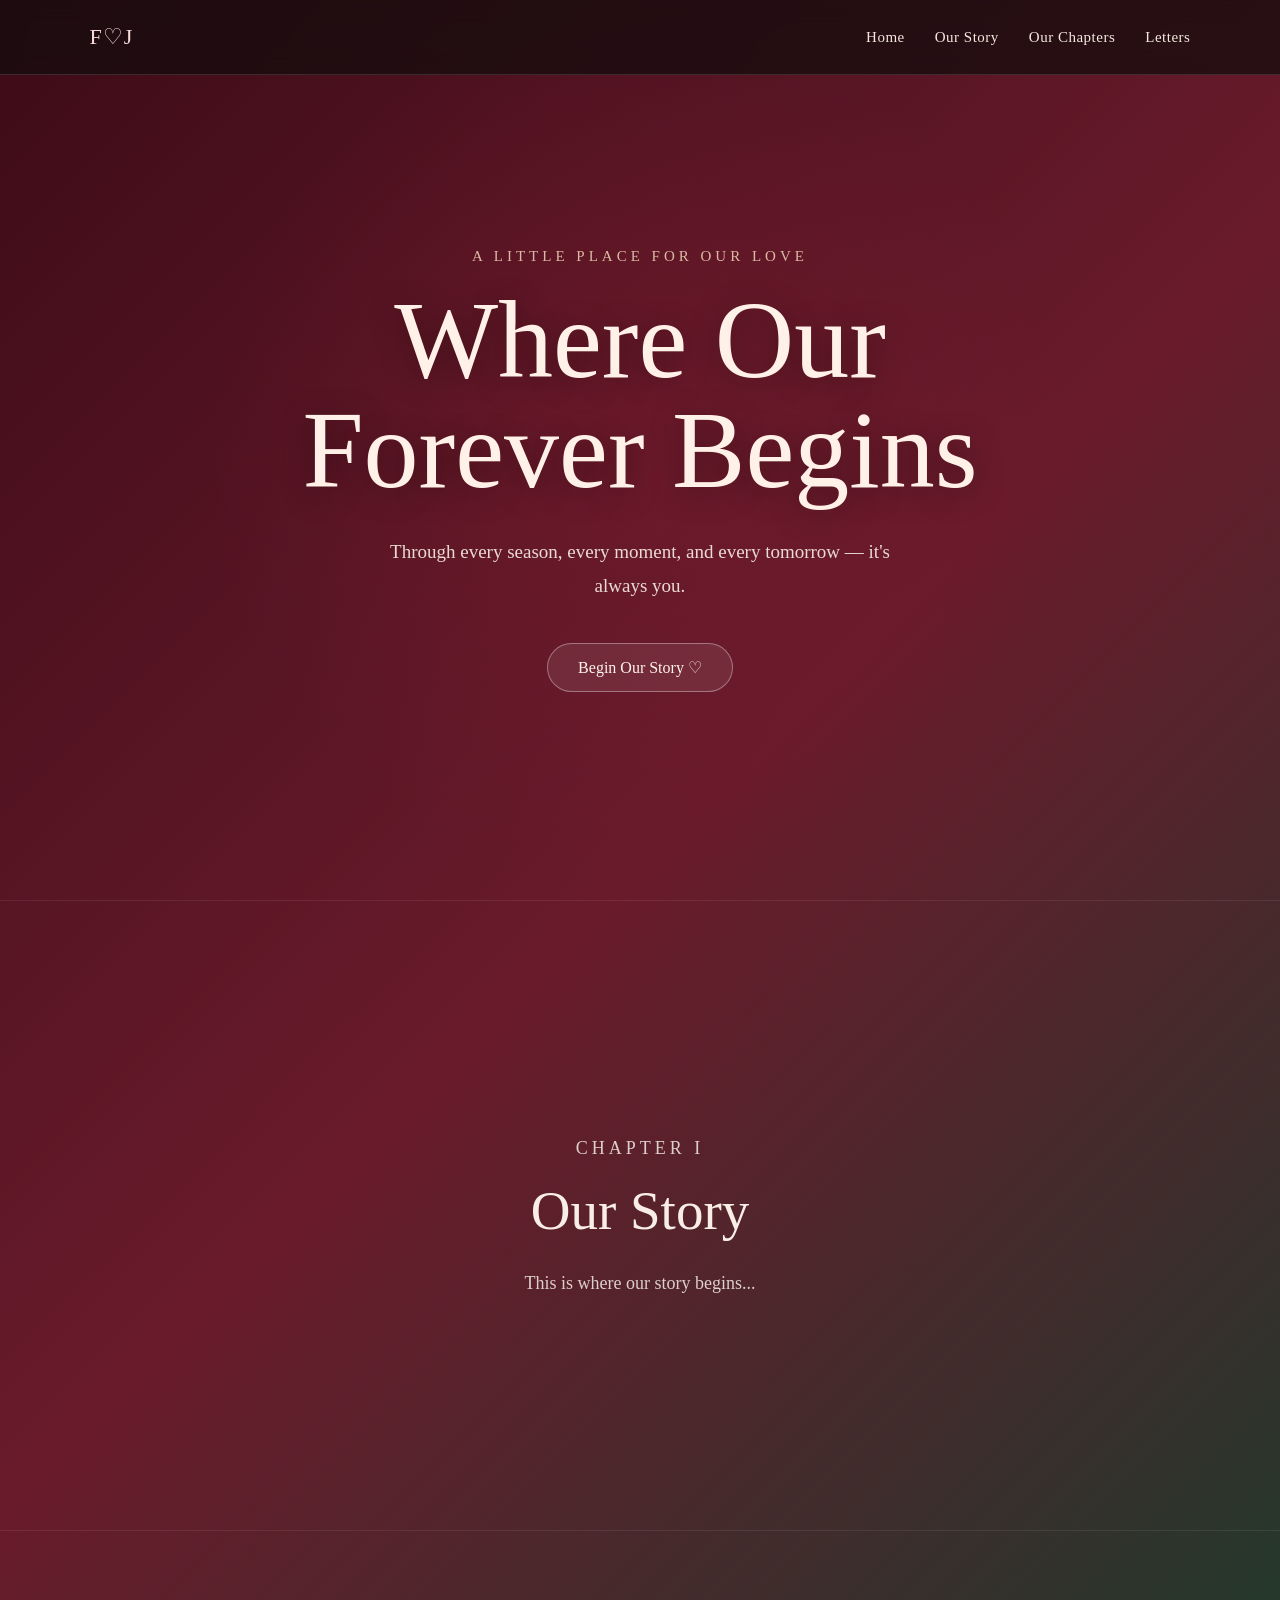
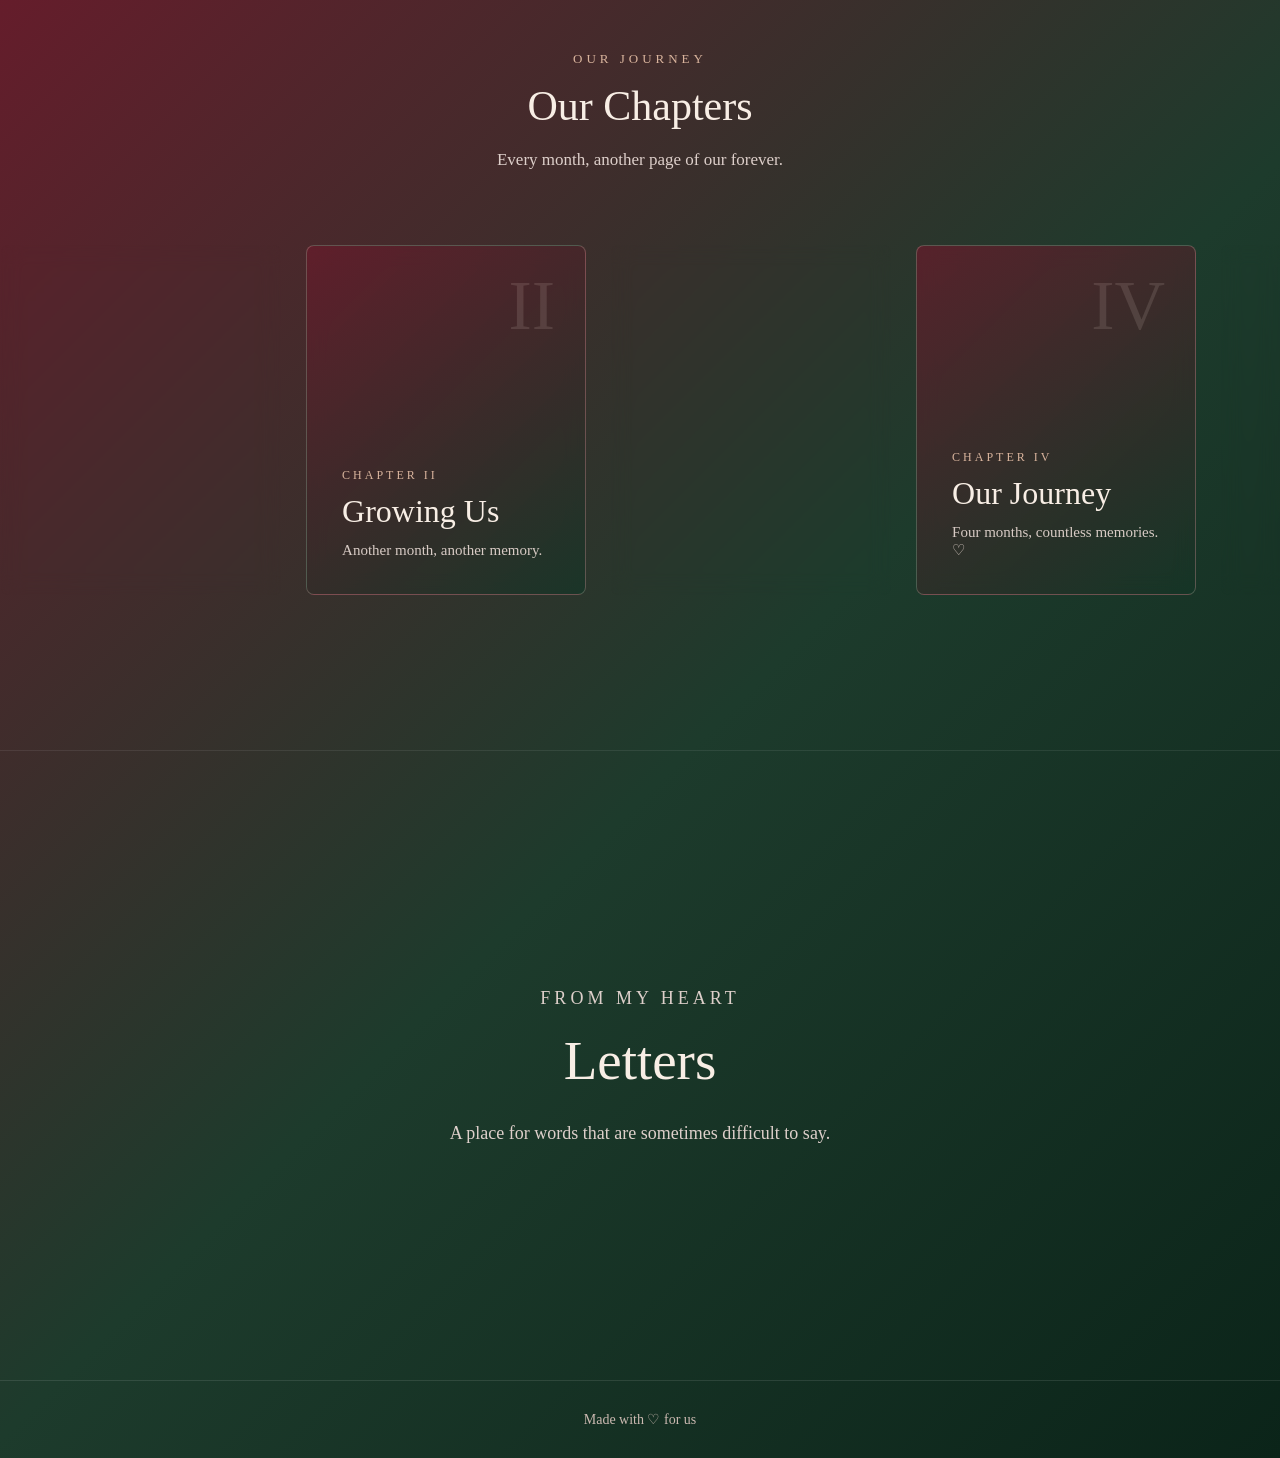
<file: index.html>
<!DOCTYPE html>
<html lang="en">
<head>
    <meta charset="UTF-8">
    <meta name="viewport" content="width=device-width, initial-scale=1.0">

    <title>Fritz ♡ Janelle · Where Our Forever Begins</title>

    <link rel="stylesheet" href="css/main_index.css">
</head>

<body>

    <!-- HEADER -->
    <header class="site-header">

        <div class="logo">
            F♡J
        </div>

        <nav class="navigation">
            <a href="#home">Home</a>
            <a href="#story">Our Story</a>
            <a href="#monthsaries">Our Chapters</a>
            <a href="#letters">Letters</a>
        </nav>

    </header>


    <!-- MAIN CONTENT -->
    <main>

        <!-- HERO SECTION -->
        <section id="home" class="hero">

            <div class="hero-content">

                <p class="small-title">
                    A little place for our love
                </p>

                <h1>
                    Where Our Forever Begins
                </h1>

                <p class="hero-description">
                    Through every season, every moment,
                    and every tomorrow — it's always you.
                </p>

                <a href="#story" class="hero-button">
                    Begin Our Story ♡
                </a>

            </div>

        </section>


        <!-- OUR STORY -->
        <section id="story" class="section">

            <div class="section-content">

                <p class="section-label">Chapter I</p>

                <h2>Our Story</h2>

                <p>
                    This is where our story begins...
                </p>

            </div>

        </section>


        <!-- MONTHSARIES SECTION -->
        <section id="monthsaries" class="monthsaries-section">

            <div class="monthsaries-heading">

                <p class="section-label">
                    Our Journey
                </p>

                <h2>
                    Our Chapters
                </h2>

                <p>
                    Every month, another page of our forever.
                </p>

            </div>


            <!-- HORIZONTAL SCROLL AREA -->
            <div class="monthsary-scroll">

                <!-- MONTH 1 -->
                <a href="monthsary/monthsary_01.html" class="monthsary-card">

                    <div class="monthsary-number">I</div>

                    <div class="monthsary-card-content">
                        <span>Chapter I</span>
                        <h3>The Beginning</h3>
                        <p>Where our story first began.</p>
                    </div>

                </a>


                <!-- MONTH 2 -->
                <a href="monthsary/monthsary_02.html" class="monthsary-card">

                    <div class="monthsary-number">II</div>

                    <div class="monthsary-card-content">
                        <span>Chapter II</span>
                        <h3>Growing Us</h3>
                        <p>Another month, another memory.</p>
                    </div>

                </a>


                <!-- MONTH 3 -->
                <a href="monthsary/monthsary_03.html" class="monthsary-card">

                    <div class="monthsary-number">III</div>

                    <div class="monthsary-card-content">
                        <span>Chapter III</span>
                        <h3>Becoming Us</h3>
                        <p>Growing closer with every moment.</p>
                    </div>

                </a>


                <!-- MONTH 4 -->
                <a href="monthsary/monthsary_04.html" class="monthsary-card">

                    <div class="monthsary-number">IV</div>

                    <div class="monthsary-card-content">
                        <span>Chapter IV</span>
                        <h3>Our Journey</h3>
                        <p>Four months, countless memories. ♡</p>
                    </div>

                </a>


                <!-- MONTH 5 (current) -->
                <a href="monthsary/monthsary_05.html"
                   class="monthsary-card current-month">

                    <div class="monthsary-number">V</div>

                    <div class="monthsary-card-content">
                        <span>Chapter V</span>
                        <h3>Among the Pines</h3>
                        <p>Five months, and a cold, beautiful Baguio. ♡</p>
                    </div>

                    <div class="current-badge">
                        Our Current Chapter
                    </div>

                </a>

            </div>

        </section>


        <!-- LETTERS -->
        <section id="letters" class="section">

            <div class="section-content">

                <p class="section-label">From My Heart</p>

                <h2>Letters</h2>

                <p>
                    A place for words that are sometimes difficult to say.
                </p>

            </div>

        </section>

    </main>


    <!-- FOOTER -->
    <footer class="site-footer">

        <p>
            Made with ♡ for us
        </p>

    </footer>


    <script src="scripting/main_index.js"></script>

</body>
</html>
</file>
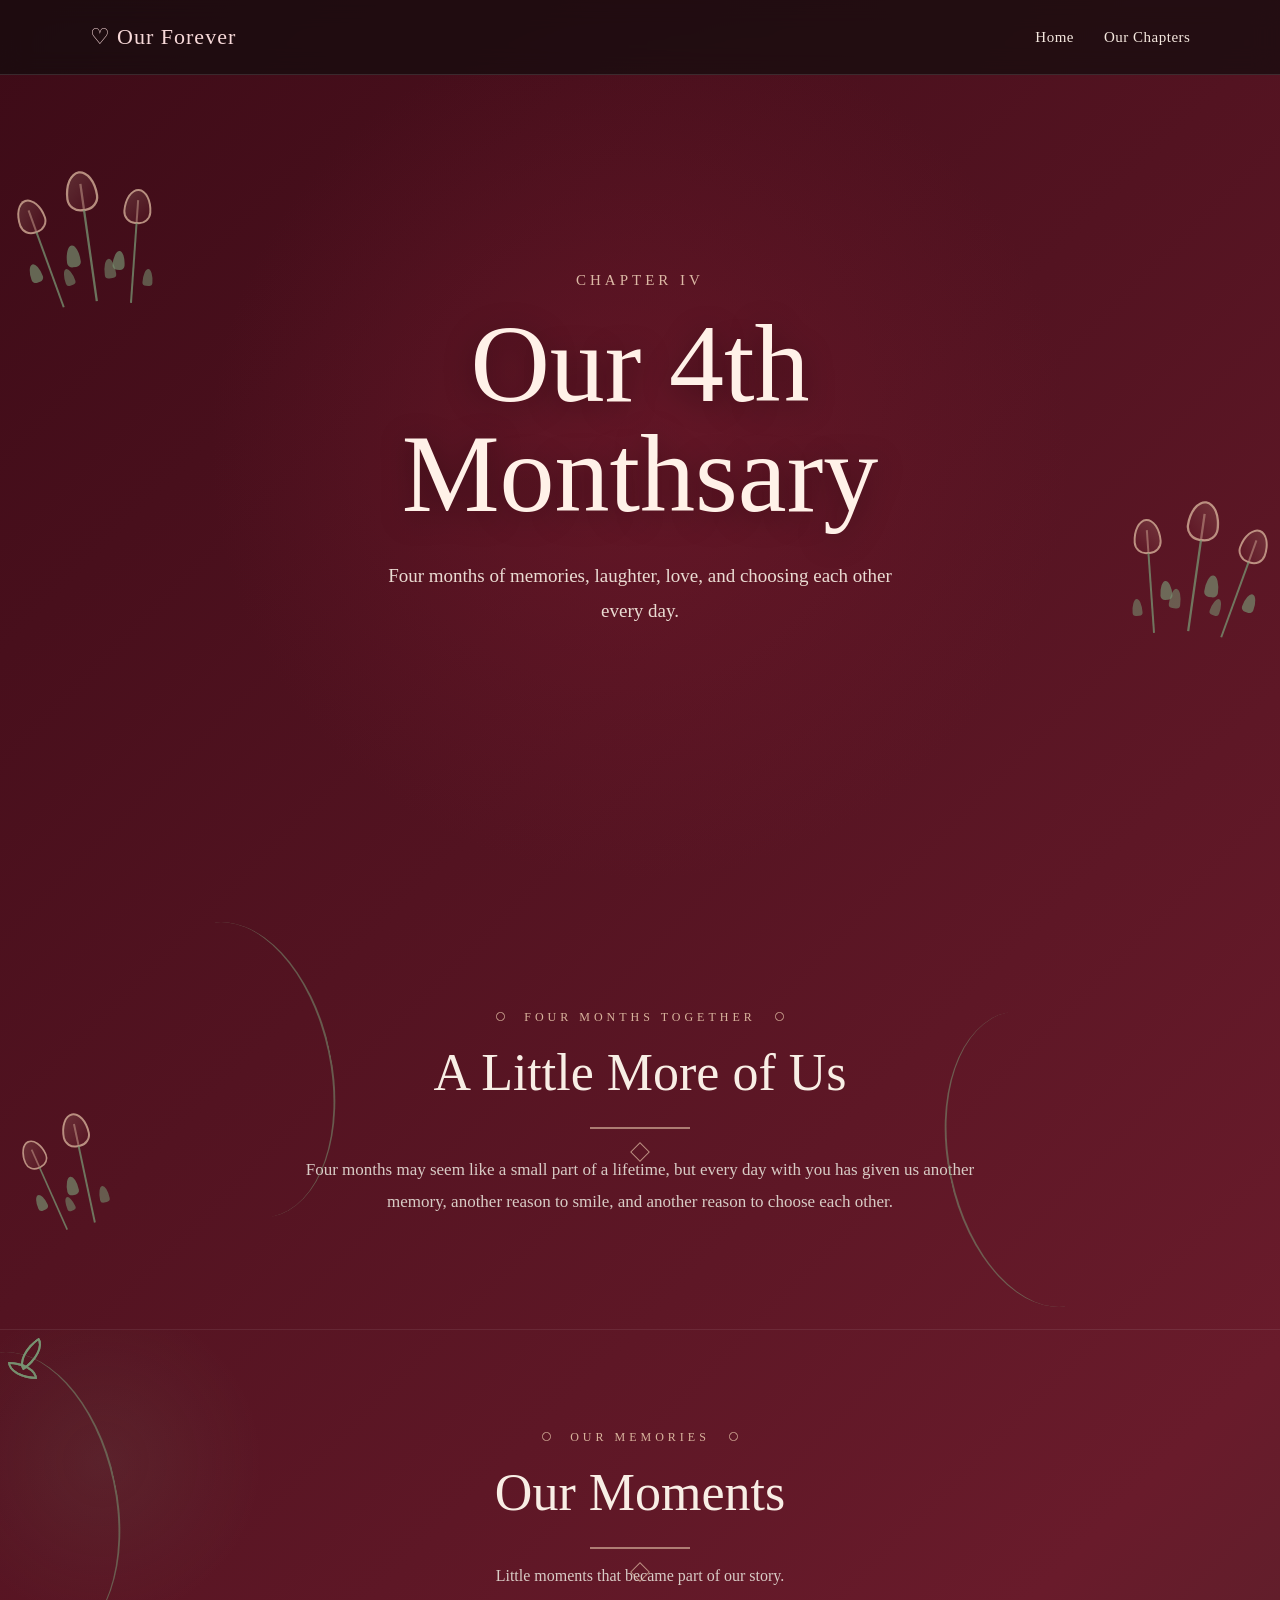
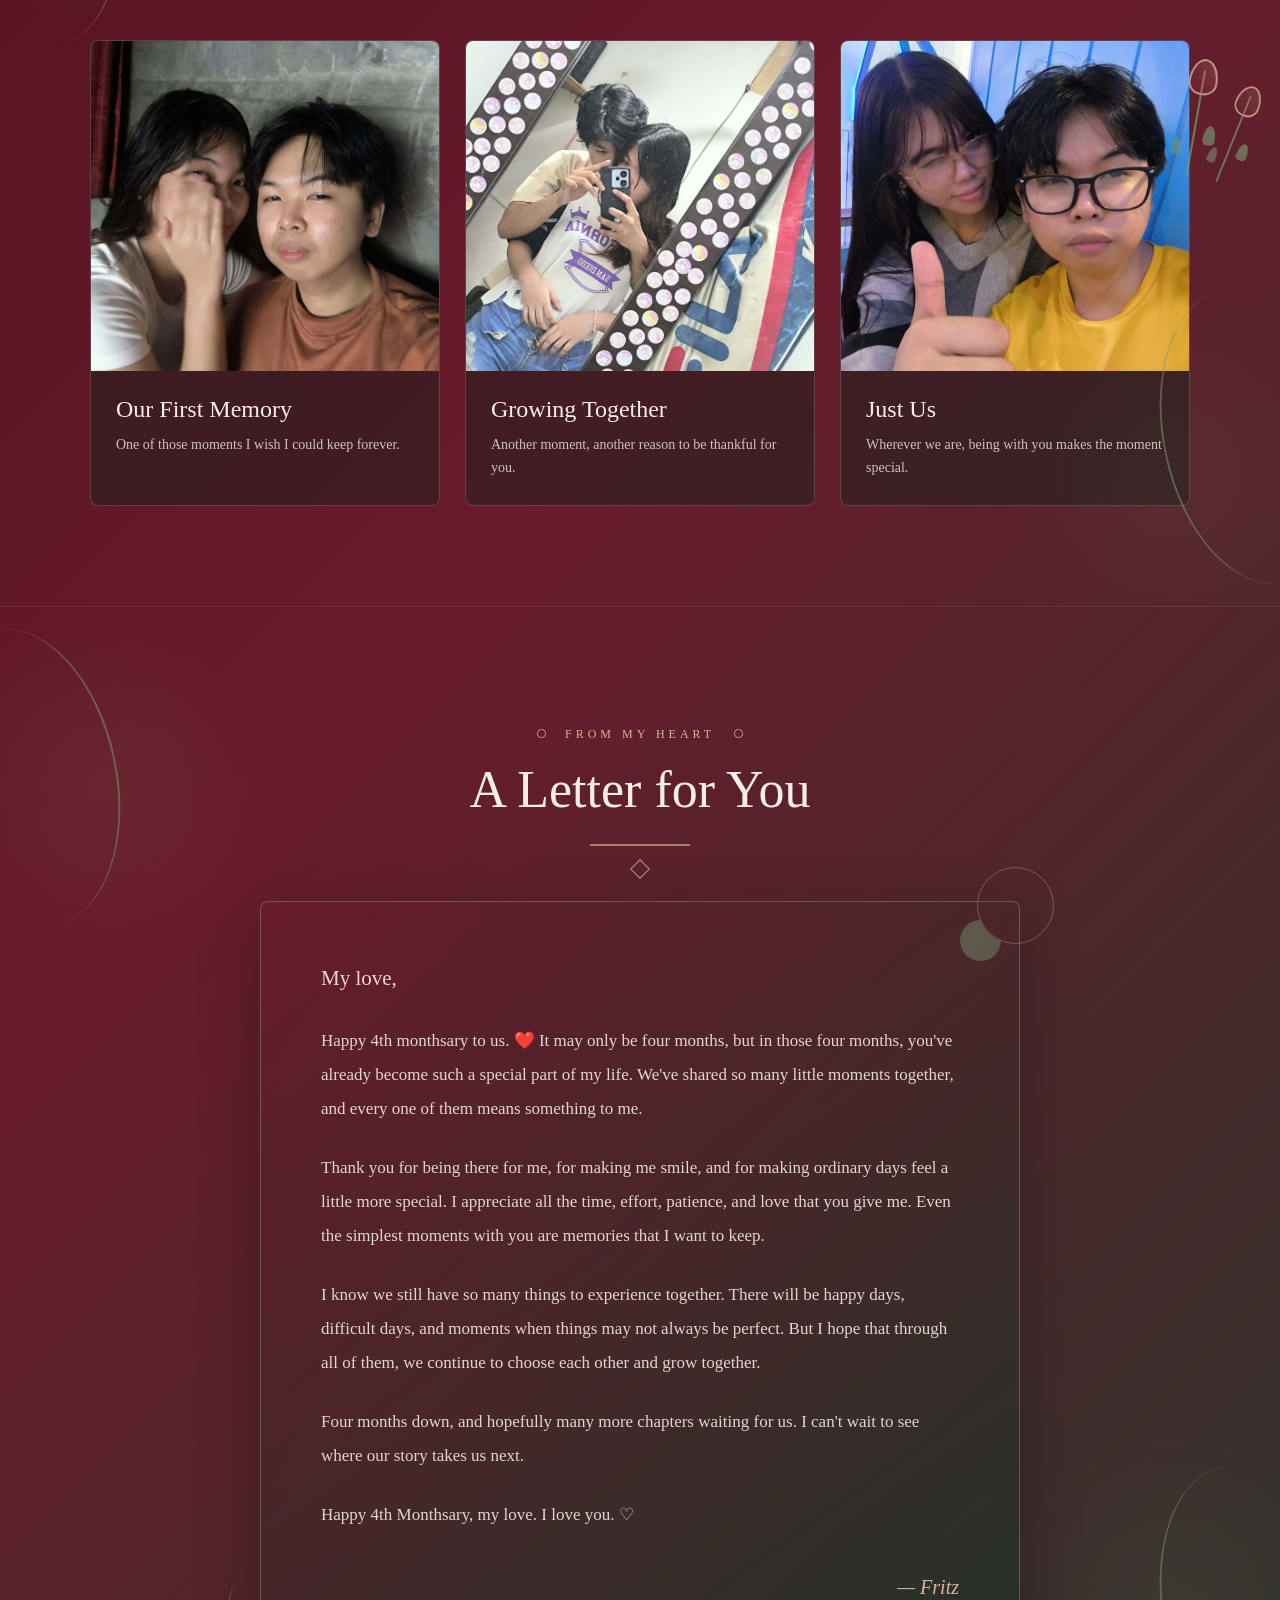
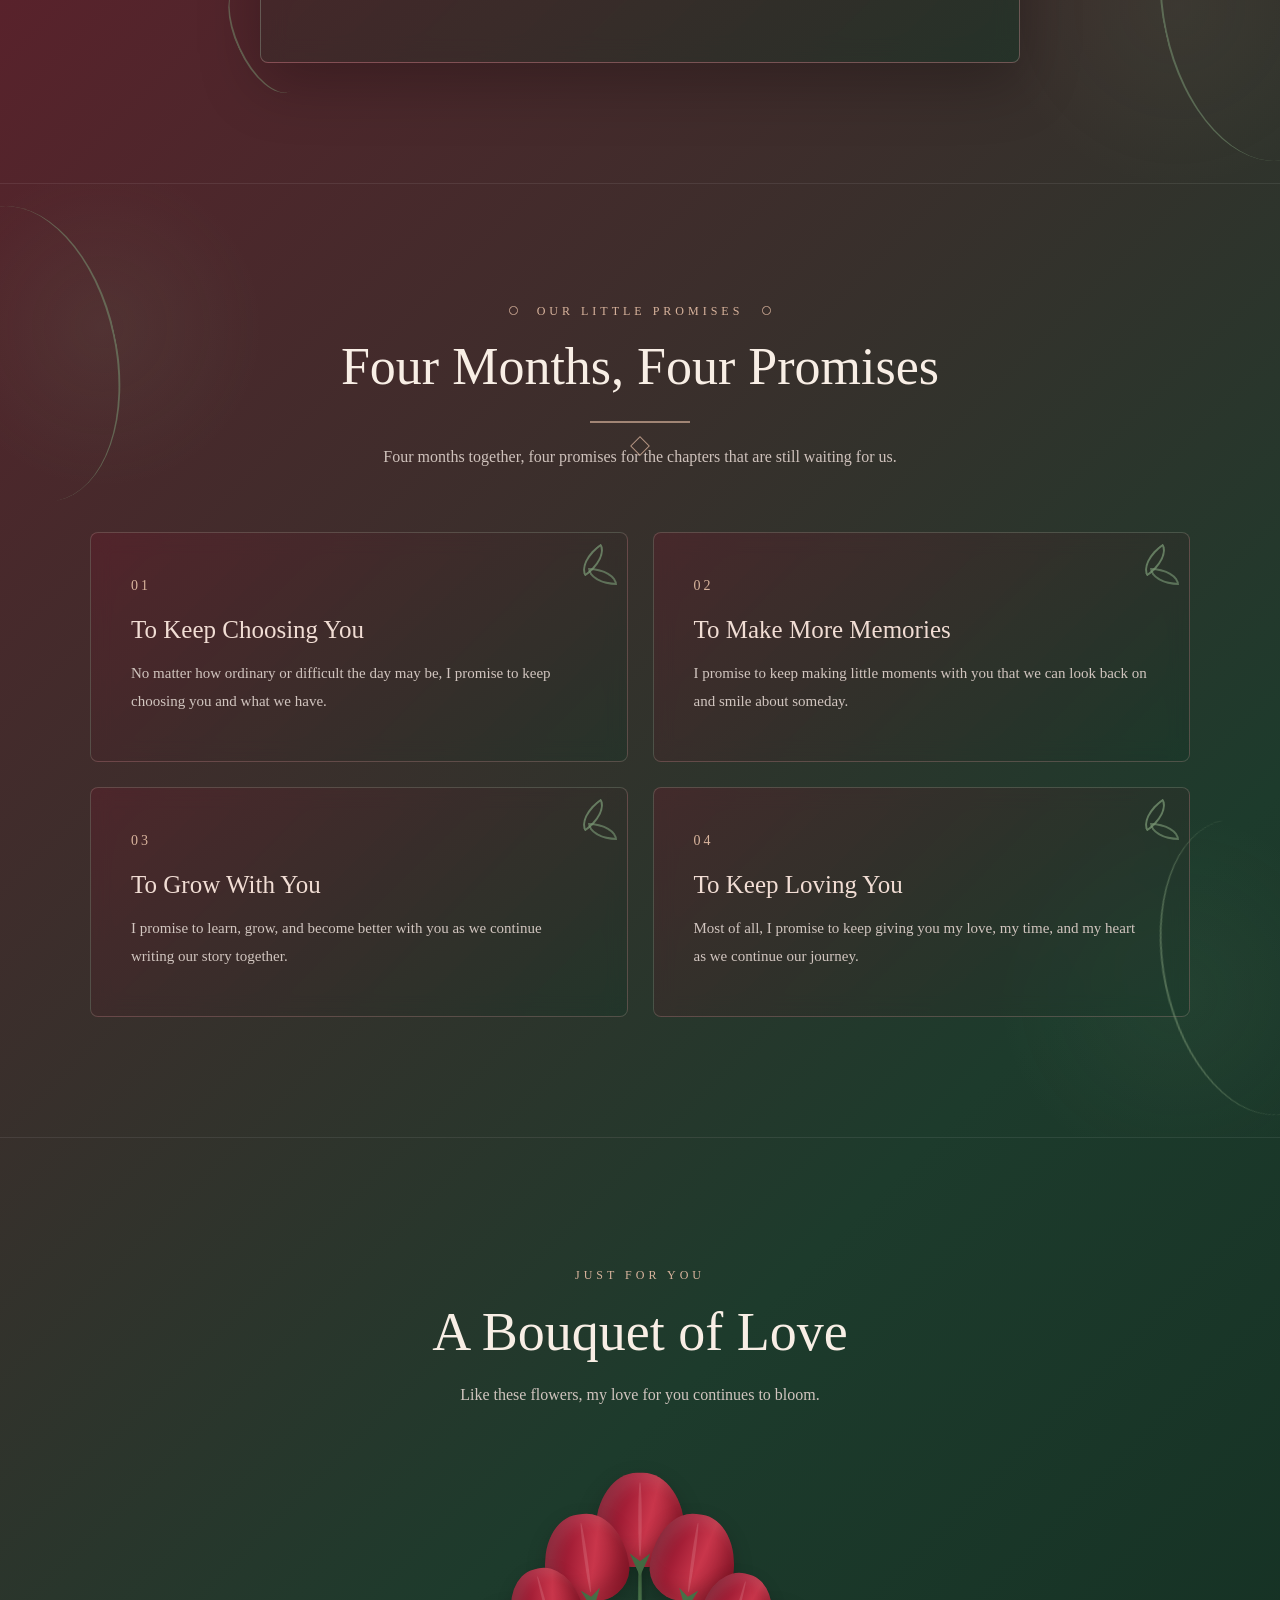
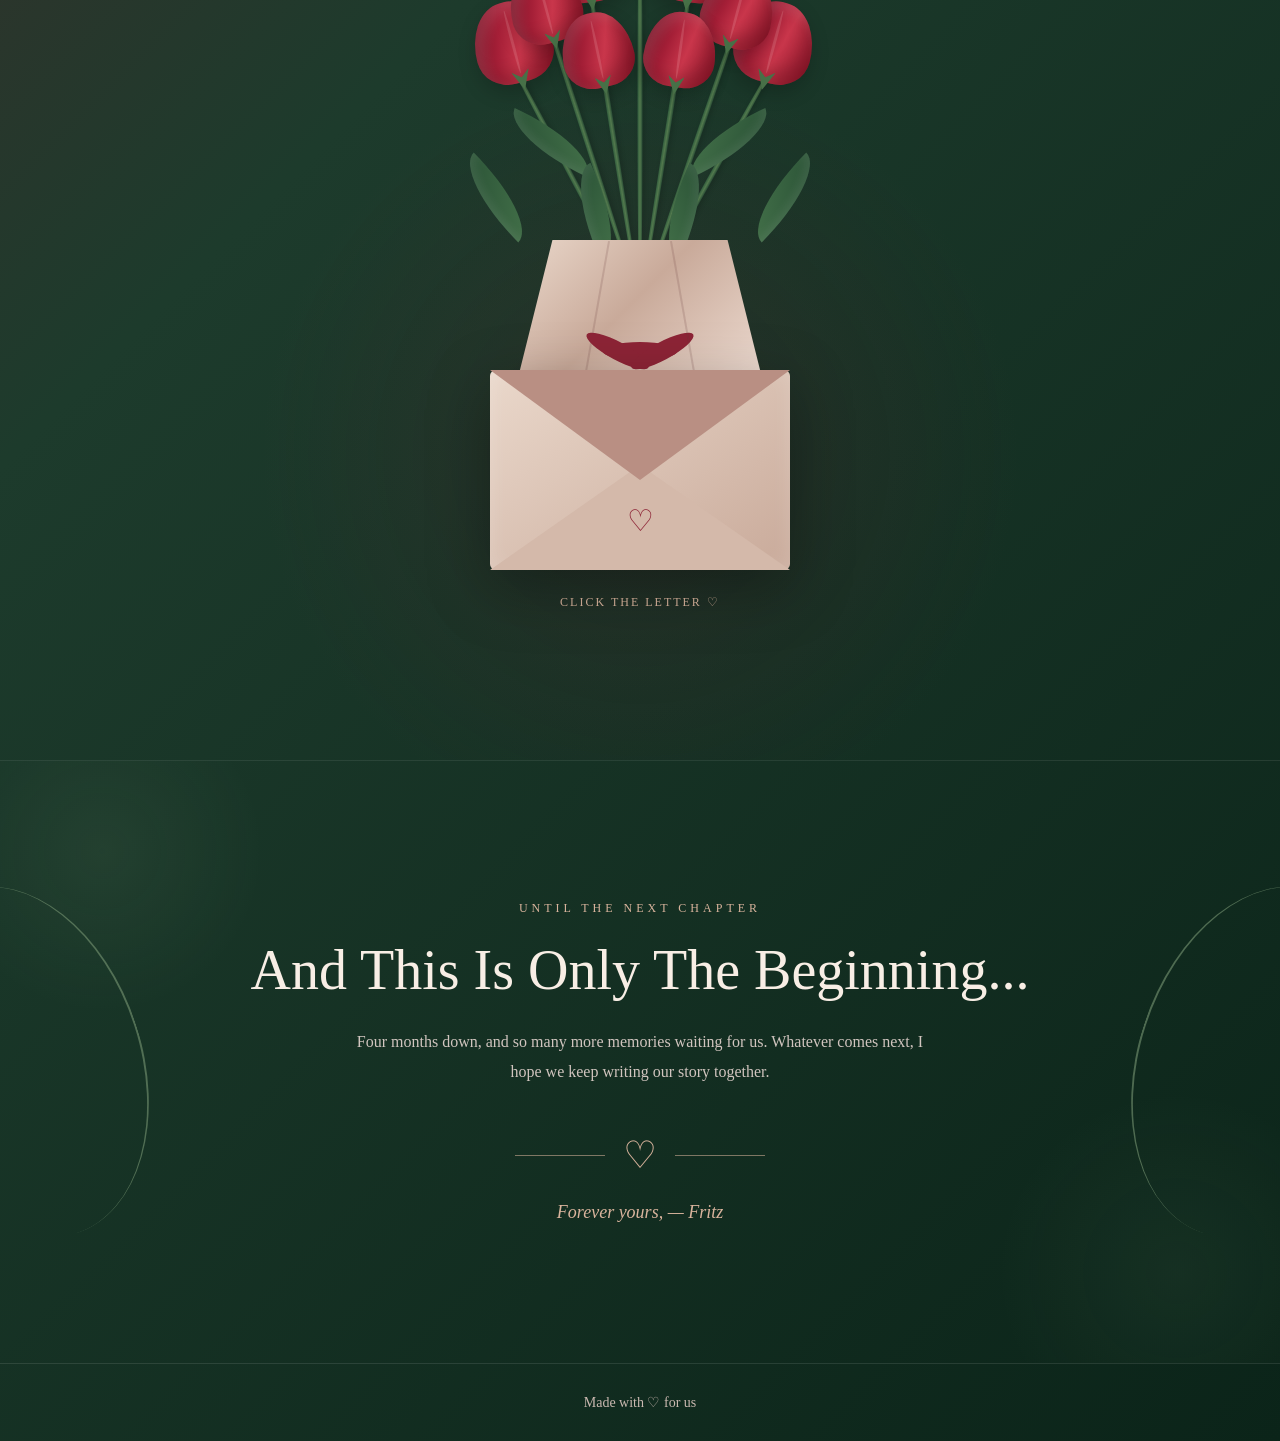
<file: monthsary/monthsary_04.html>
<!DOCTYPE html>
<html lang="en">

<head>

    <meta charset="UTF-8">

    <meta name="viewport"
          content="width=device-width, initial-scale=1.0">

    <title>4th Monthsary ♡</title>

    <link rel="stylesheet" href="../css/main_index.css">

    <link rel="stylesheet" href="../css/monthsary_css.css">

</head>

<body>

    <header class="site-header">

        <div class="logo">
            ♡ Our Forever
        </div>

        <nav class="navigation">

            <a href="../index.html">
                Home
            </a>

            <a href="../index.html#monthsaries">
                Our Chapters
            </a>

        </nav>

    </header>


    <main>

        <!-- =========================
             TULIP DECORATIONS
             ========================= -->

        <div class="tulip-decoration tulip-top-left">
            <span class="tulip tulip-one"></span>
            <span class="tulip tulip-two"></span>
            <span class="tulip tulip-three"></span>
        </div>

        <div class="tulip-decoration tulip-top-right">
            <span class="tulip tulip-one"></span>
            <span class="tulip tulip-two"></span>
            <span class="tulip tulip-three"></span>
        </div>

        <div class="tulip-decoration tulip-bottom-left">
            <span class="tulip tulip-one"></span>
            <span class="tulip tulip-two"></span>
        </div>

        <div class="tulip-decoration tulip-bottom-right">
            <span class="tulip tulip-one"></span>
            <span class="tulip tulip-two"></span>
        </div>


        <!-- =========================
             HERO
             ========================= -->

        <section class="hero">

            <div class="hero-content">

                <p class="small-title">
                    Chapter IV
                </p>

                <h1>
                    Our 4th Monthsary
                </h1>

                <p class="hero-description">
                    Four months of memories,
                    laughter, love, and choosing
                    each other every day.
                </p>

            </div>

        </section>


        <!-- =========================
             INTRO
             ========================= -->

        <section class="chapter-intro">

            <p class="small-title">
                Four Months Together
            </p>

            <h2>
                A Little More of Us
            </h2>

            <p>
                Four months may seem like a small part of a lifetime,
                but every day with you has given us another memory,
                another reason to smile, and another reason to choose
                each other.
            </p>

        </section>


        <!-- =========================
             OUR MOMENTS
             ========================= -->

        <section class="moments-section">

            <div class="moments-heading">

                <p class="small-title">
                    Our Memories
                </p>

                <h2>
                    Our Moments
                </h2>

                <p>
                    Little moments that became part of our story.
                </p>

            </div>


            <div class="moments-grid">

                <div class="moment-card">

                    <div class="moment-photo">

                        <img src="../image/m4_1.jpg"
                             alt="Our 4th Monthsary - Memory 1">

                    </div>

                    <div class="moment-caption">

                        <h3>
                            Our First Memory
                        </h3>

                        <p>
                            One of those moments I wish I could keep forever.
                        </p>

                    </div>

                </div>


                <div class="moment-card">

                    <div class="moment-photo">

                        <img src="../image/m4_2.jpg"
                             alt="Our 4th Monthsary - Memory 2">

                    </div>

                    <div class="moment-caption">

                        <h3>
                            Growing Together
                        </h3>

                        <p>
                            Another moment, another reason to be thankful for you.
                        </p>

                    </div>

                </div>


                <div class="moment-card">

                    <div class="moment-photo">

                        <img src="../image/m4_3.jpg"
                             alt="Our 4th Monthsary - Memory 3">

                    </div>

                    <div class="moment-caption">

                        <h3>
                            Just Us
                        </h3>

                        <p>
                            Wherever we are, being with you makes the moment special.
                        </p>

                    </div>

                </div>

            </div>

        </section>


        <!-- =========================
             LOVE LETTER
             ========================= -->

        <section class="letter-section">

            <div class="letter-heading">

                <p class="small-title">
                    From My Heart
                </p>

                <h2>
                    A Letter for You
                </h2>

            </div>


            <div class="letter-card">

                <p>
                    My love,
                </p>

                <p>
                    Happy 4th monthsary to us. ❤️
                    It may only be four months, but in those four months,
                    you've already become such a special part of my life.
                    We've shared so many little moments together, and
                    every one of them means something to me.
                </p>

                <p>
                    Thank you for being there for me, for making me smile,
                    and for making ordinary days feel a little more special.
                    I appreciate all the time, effort, patience, and love
                    that you give me. Even the simplest moments with you
                    are memories that I want to keep.
                </p>

                <p>
                    I know we still have so many things to experience
                    together. There will be happy days, difficult days,
                    and moments when things may not always be perfect.
                    But I hope that through all of them, we continue to
                    choose each other and grow together.
                </p>

                <p>
                    Four months down, and hopefully many more chapters
                    waiting for us. I can't wait to see where our story
                    takes us next.
                </p>

                <p>
                    Happy 4th Monthsary, my love. I love you. ♡
                </p>

                <p class="letter-signature">
                    — Fritz
                </p>

            </div>

        </section>


        <!-- =========================
             FOUR PROMISES
             ========================= -->

        <section class="promises-section">

            <div class="promises-heading">

                <p class="small-title">
                    Our Little Promises
                </p>

                <h2>
                    Four Months, Four Promises
                </h2>

                <p>
                    Four months together, four promises for the chapters
                    that are still waiting for us.
                </p>

            </div>


            <div class="promises-grid">

                <div class="promise-card">

                    <span class="promise-number">
                        01
                    </span>

                    <h3>
                        To Keep Choosing You
                    </h3>

                    <p>
                        No matter how ordinary or difficult the day may be,
                        I promise to keep choosing you and what we have.
                    </p>

                </div>


                <div class="promise-card">

                    <span class="promise-number">
                        02
                    </span>

                    <h3>
                        To Make More Memories
                    </h3>

                    <p>
                        I promise to keep making little moments with you
                        that we can look back on and smile about someday.
                    </p>

                </div>


                <div class="promise-card">

                    <span class="promise-number">
                        03
                    </span>

                    <h3>
                        To Grow With You
                    </h3>

                    <p>
                        I promise to learn, grow, and become better with you
                        as we continue writing our story together.
                    </p>

                </div>


                <div class="promise-card">

                    <span class="promise-number">
                        04
                    </span>

                    <h3>
                        To Keep Loving You
                    </h3>

                    <p>
                        Most of all, I promise to keep giving you my love,
                        my time, and my heart as we continue our journey.
                    </p>

                </div>

            </div>

        </section>


        <!-- =========================
             TULIP BOUQUET
             ========================= -->

        <section class="bouquet-section">

            <div class="bouquet-heading">

                <p class="small-title">
                    Just For You
                </p>

                <h2>
                    A Bouquet of Love
                </h2>

                <p>
                    Like these flowers, my love for you continues to bloom.
                </p>

            </div>


            <div class="bouquet">

                <div class="bouquet-stems">

                    <span class="stem stem-1"></span>
                    <span class="stem stem-2"></span>
                    <span class="stem stem-3"></span>
                    <span class="stem stem-4"></span>
                    <span class="stem stem-5"></span>
                    <span class="stem stem-6"></span>
                    <span class="stem stem-7"></span>

                </div>


                <div class="tulip-flower tulip-1"></div>
                <div class="tulip-flower tulip-2"></div>
                <div class="tulip-flower tulip-3"></div>
                <div class="tulip-flower tulip-4"></div>
                <div class="tulip-flower tulip-5"></div>
                <div class="tulip-flower tulip-6"></div>
                <div class="tulip-flower tulip-7"></div>
                <div class="tulip-flower tulip-8"></div>
                <div class="tulip-flower tulip-9"></div>


                <div class="bouquet-leaves">

                    <span class="leaf leaf-1"></span>
                    <span class="leaf leaf-2"></span>
                    <span class="leaf leaf-3"></span>
                    <span class="leaf leaf-4"></span>
                    <span class="leaf leaf-5"></span>
                    <span class="leaf leaf-6"></span>

                </div>


                <div class="bouquet-wrap">

                    <span></span>
                    <span></span>
                    <span></span>

                </div>

            </div>


            <!-- =========================
                 CLICKABLE LOVE LETTER
                 ========================= -->

            <div class="love-letter-container">

                <button class="love-letter"
                        id="loveLetterButton"
                        type="button">

                    <div class="letter-envelope">

                        <div class="envelope-back"></div>

                        <div class="letter-paper">

                            <p>
                                Mahal na mahal kita, 
                            </p>

                            <p>
                                Mads ko. Hibi ko. Mahal Ko.
                            </p>

                            <p>
                                 Happy Monthsary po❤️
                            </p>

                            <span>
                                — Fritz
                            </span>

                        </div>

                        <div class="envelope-flap"></div>

                        <div class="envelope-front"></div>

                    </div>


                    <span class="letter-hint">
                        Click the letter ♡
                    </span>

                </button>

            </div>

        </section>


        <!-- =========================
             CLOSING
             ========================= -->

        <section class="chapter-closing">

            <p class="small-title">
                Until The Next Chapter
            </p>

            <h2>
                And This Is Only The Beginning...
            </h2>

            <p>
                Four months down, and so many more memories
                waiting for us. Whatever comes next,
                I hope we keep writing our story together.
            </p>

            <div class="closing-heart">
                ♡
            </div>

            <p class="closing-signature">
                Forever yours, — Fritz
            </p>

        </section>


    </main>


    <footer class="site-footer">

        <p>
            Made with ♡ for us
        </p>

    </footer>


    <!-- CHAPTER IV JAVASCRIPT -->

    <script src="../scripting/monthsary_04.js"></script>

</body>

</html>
</file>
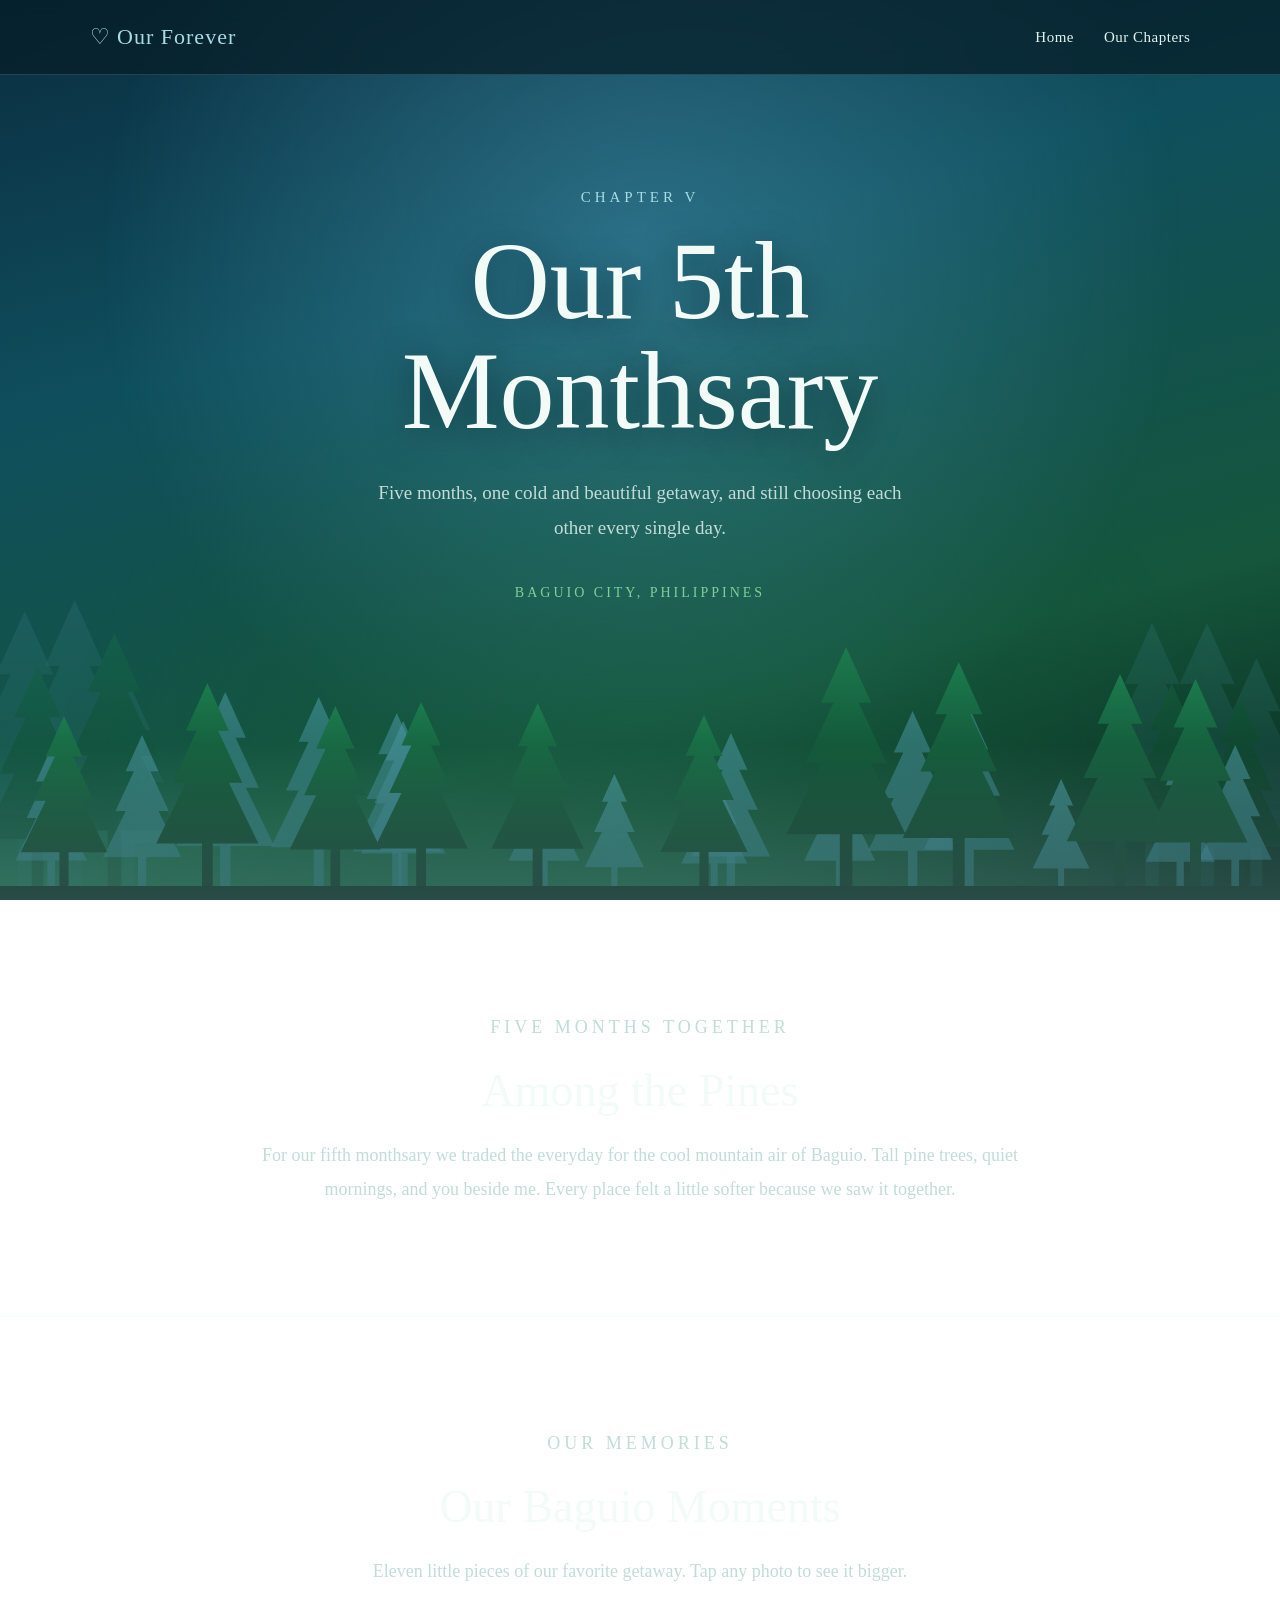
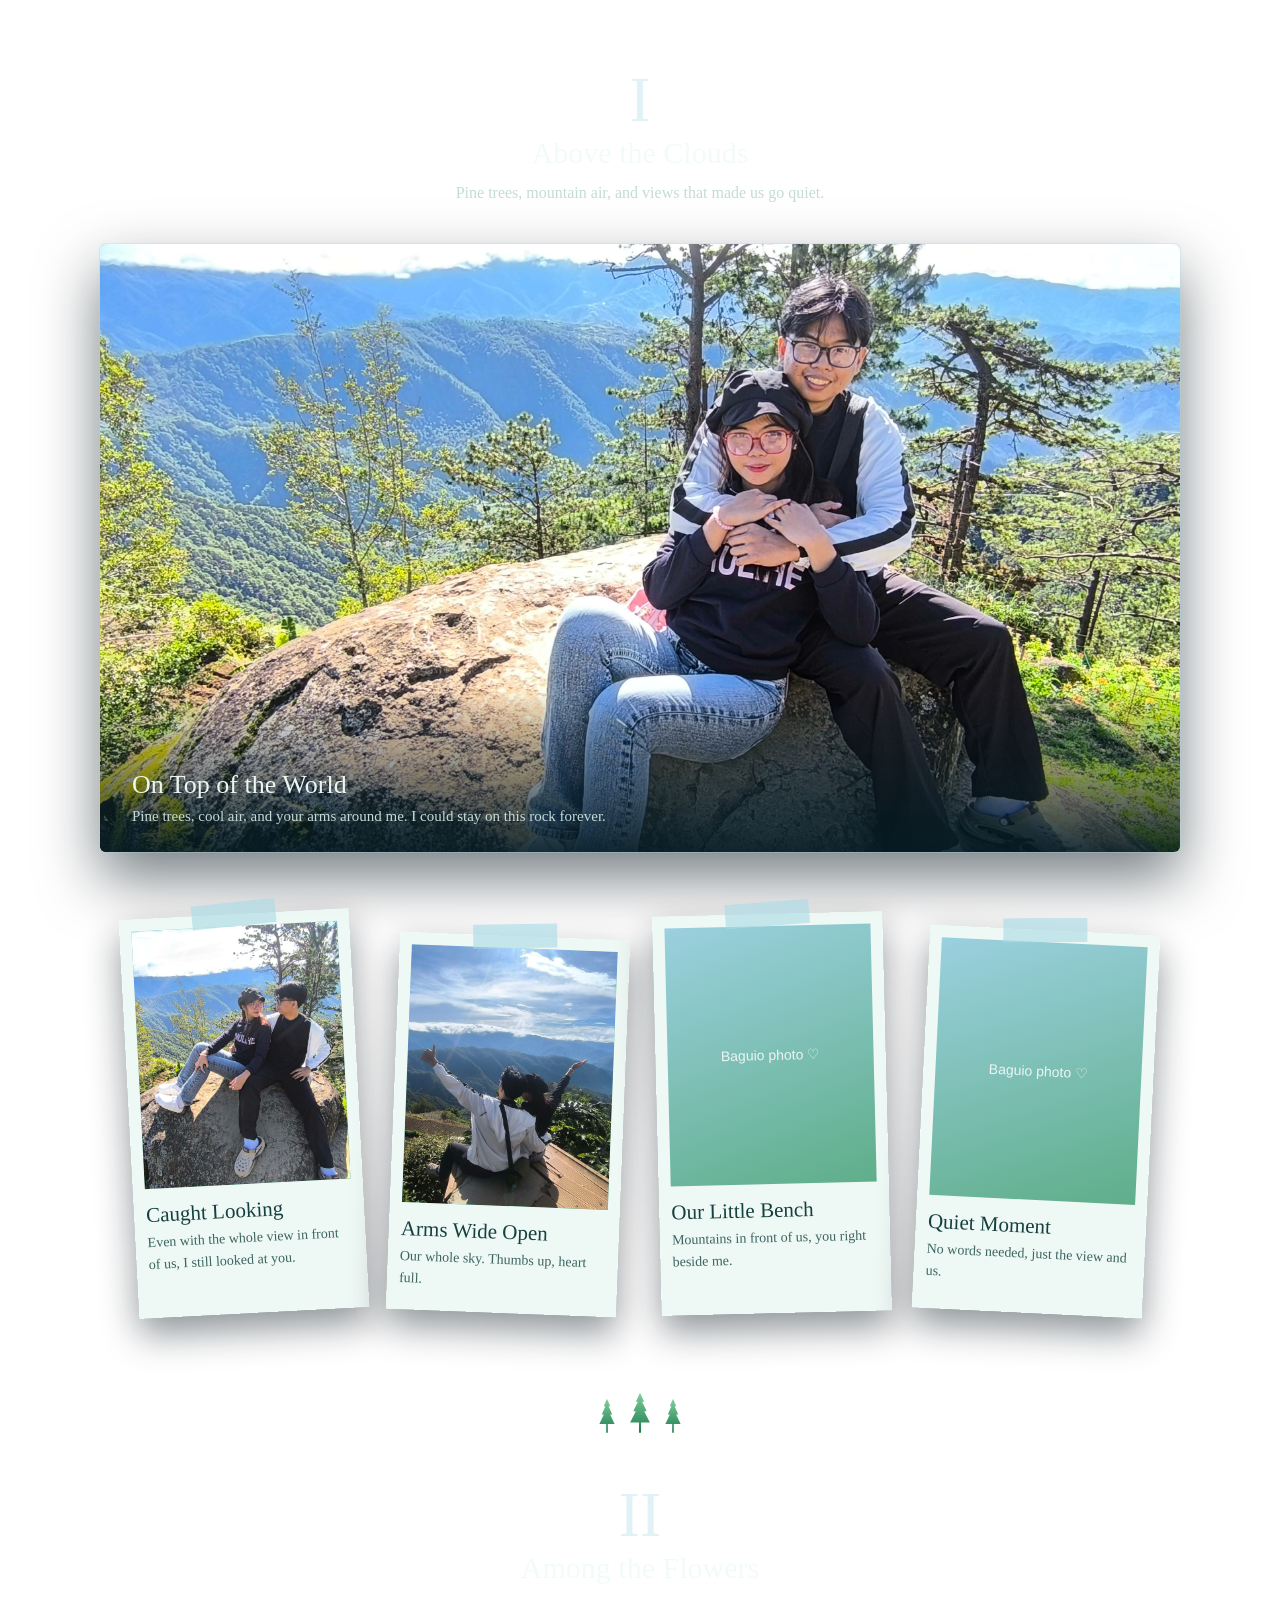
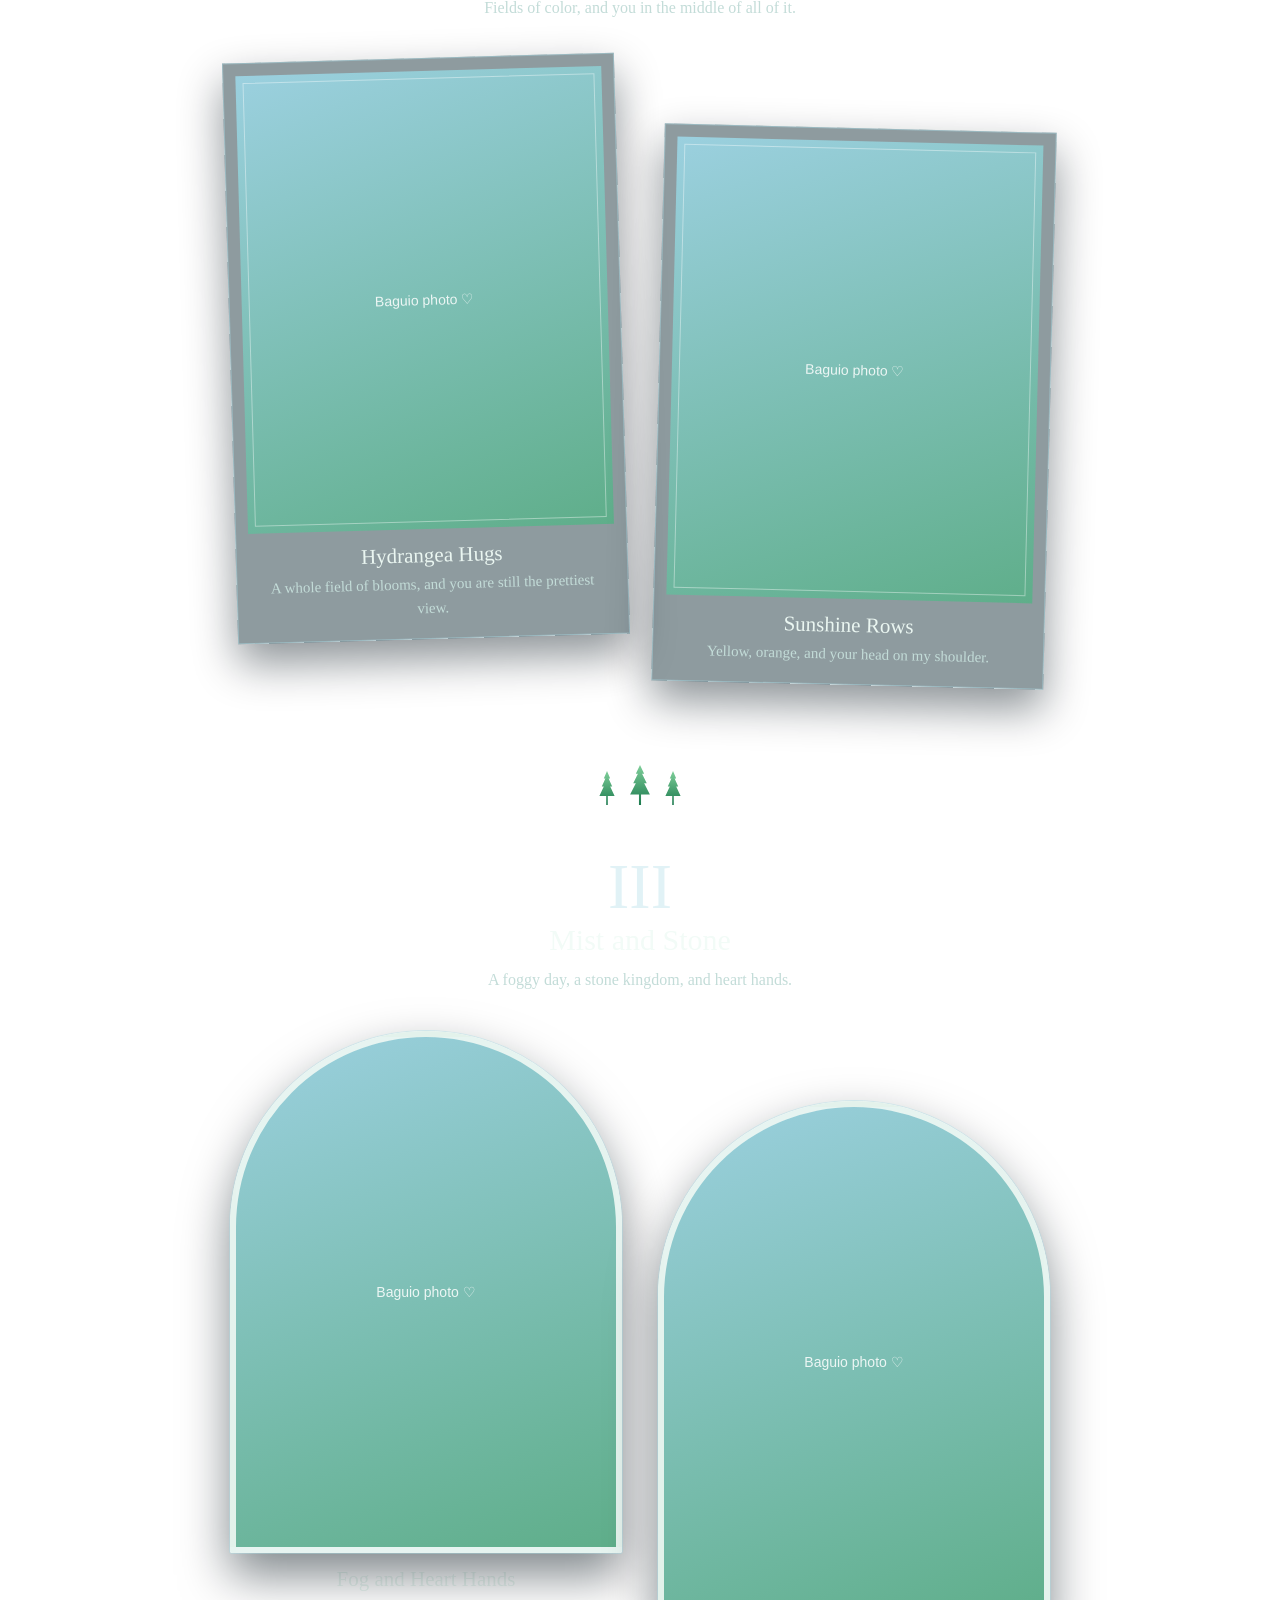
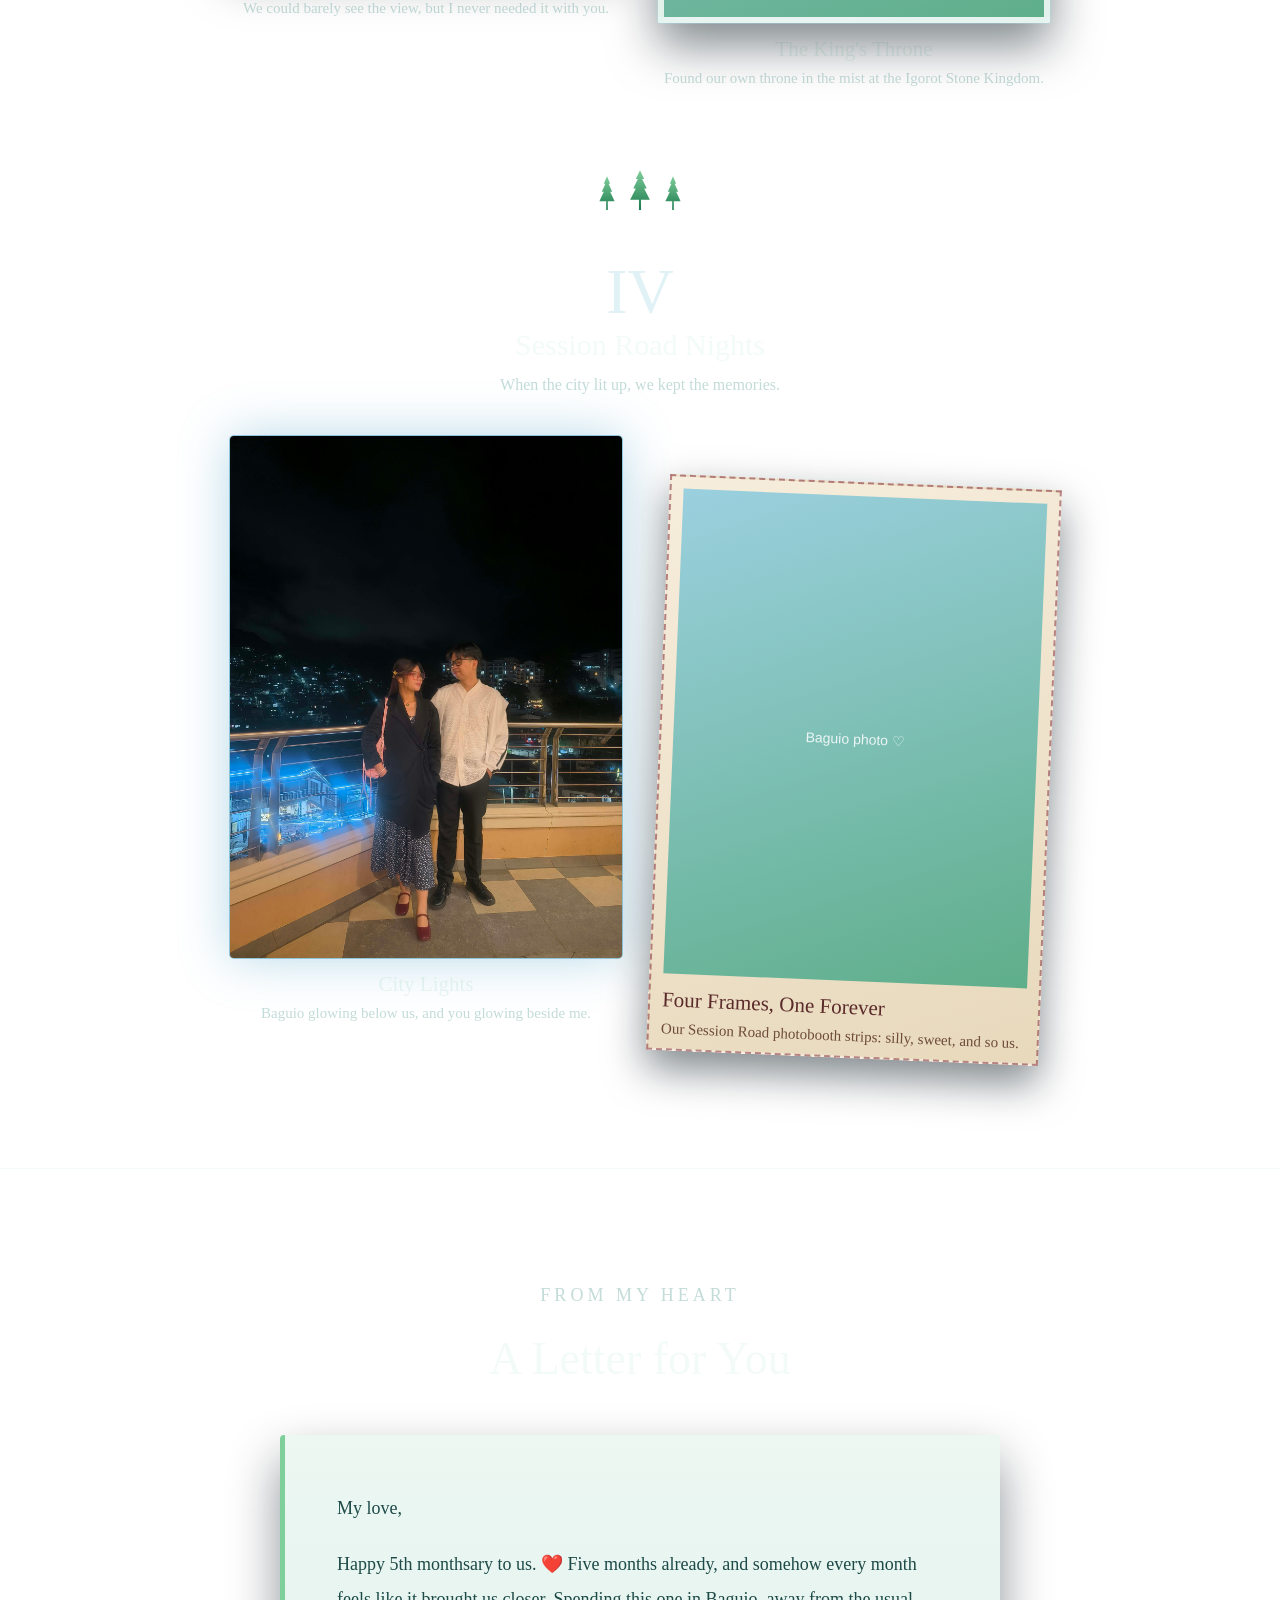
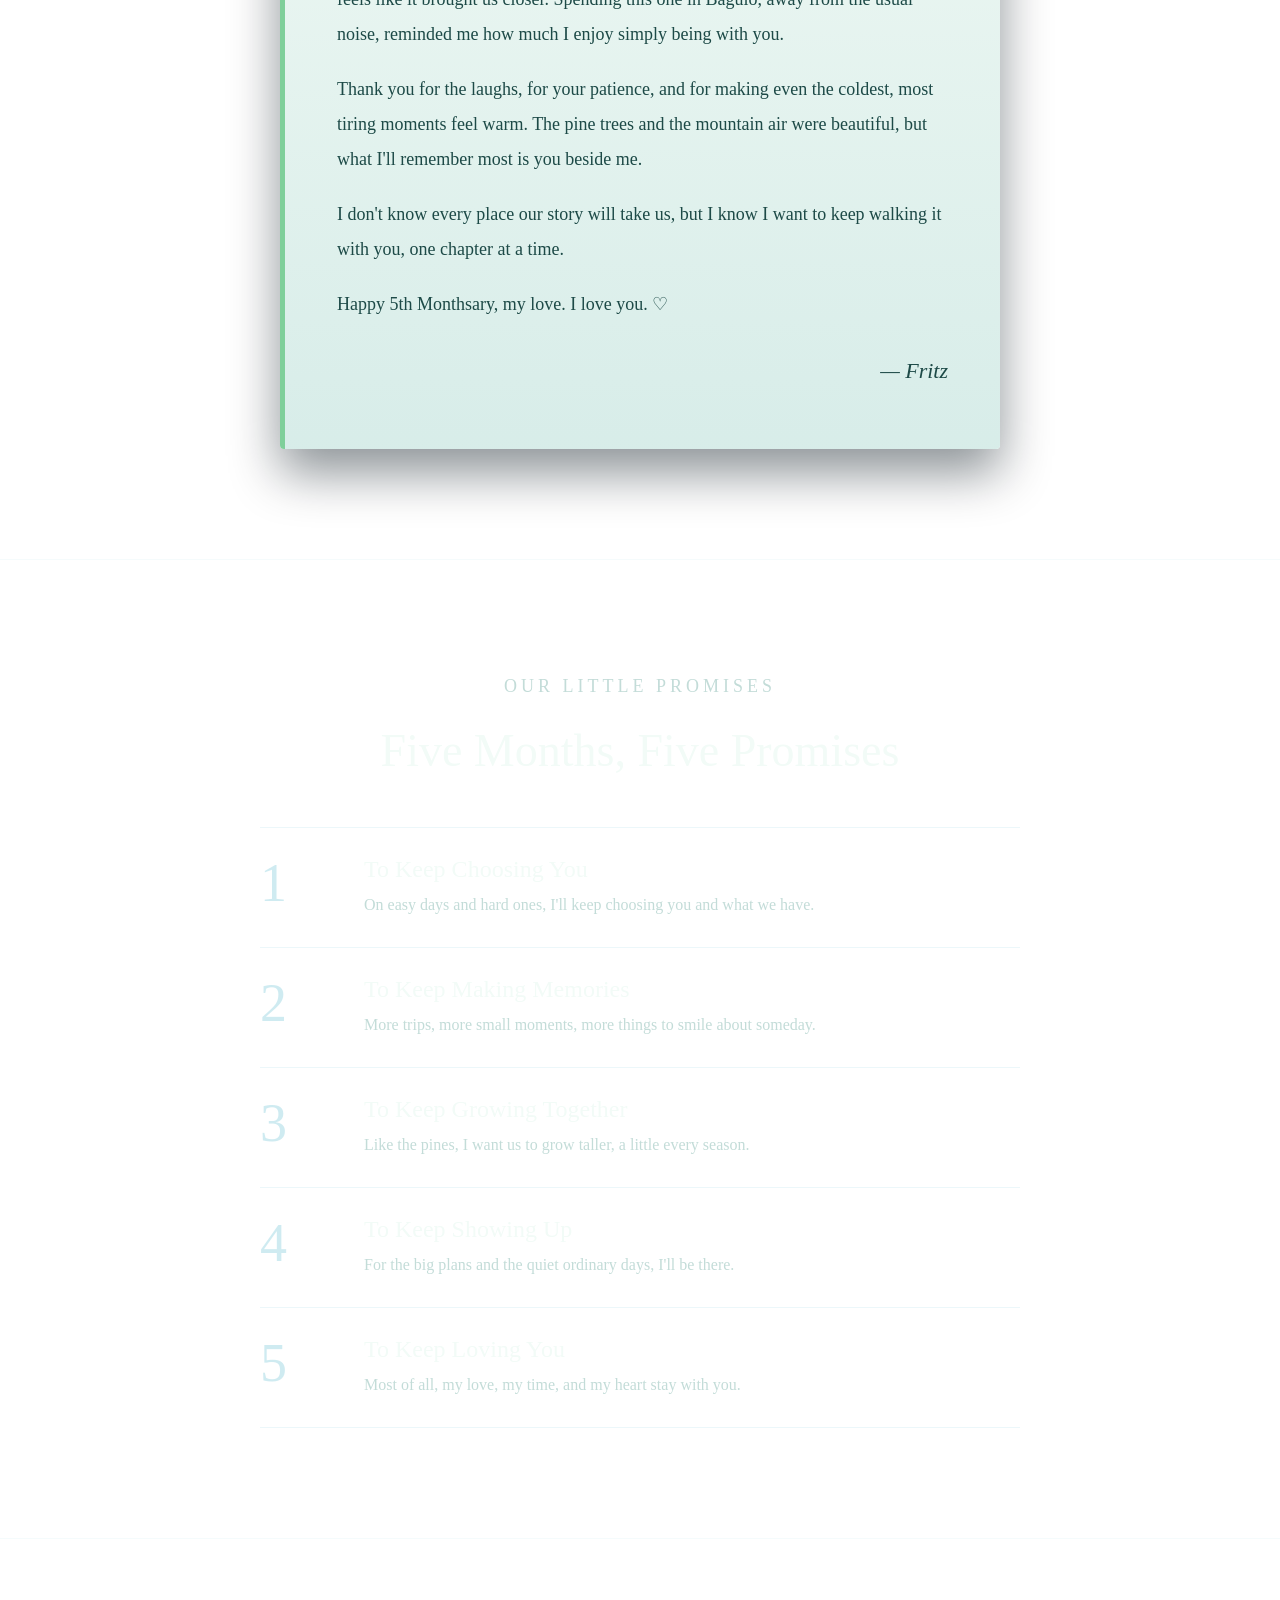
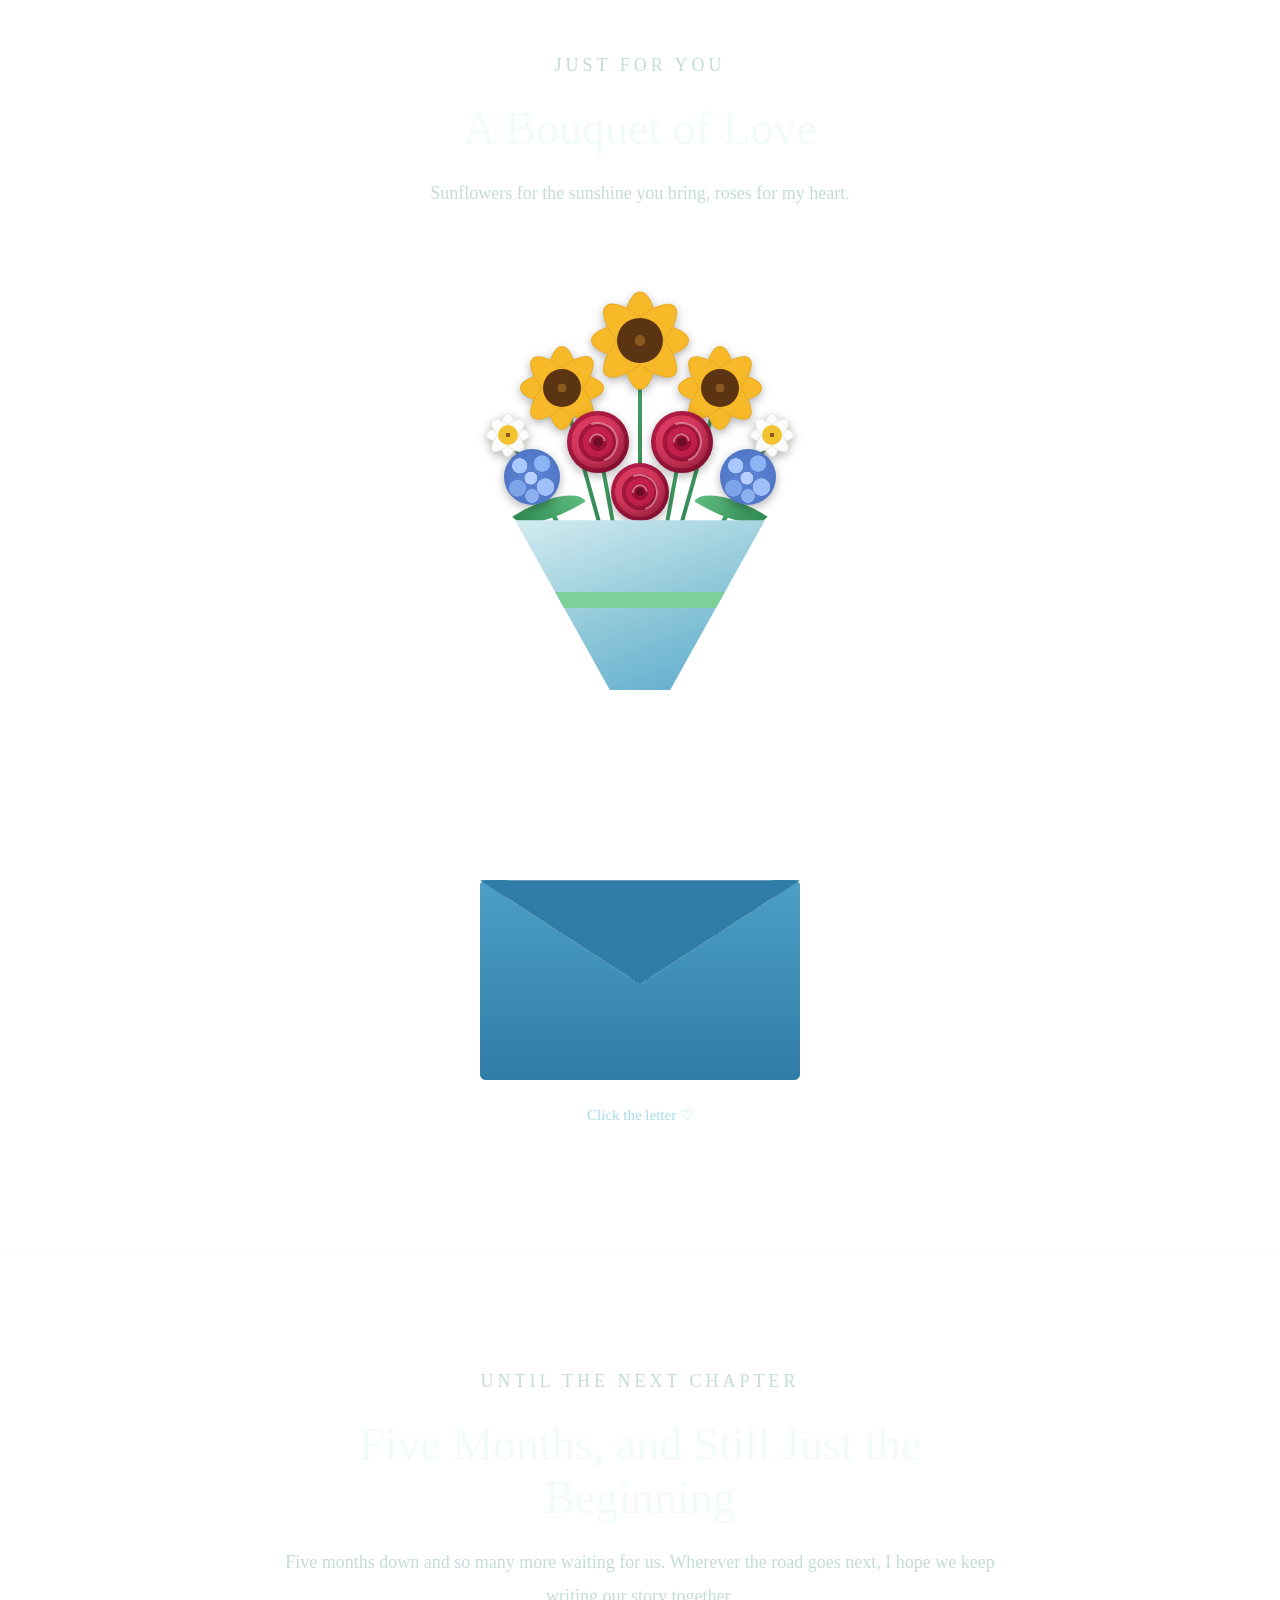
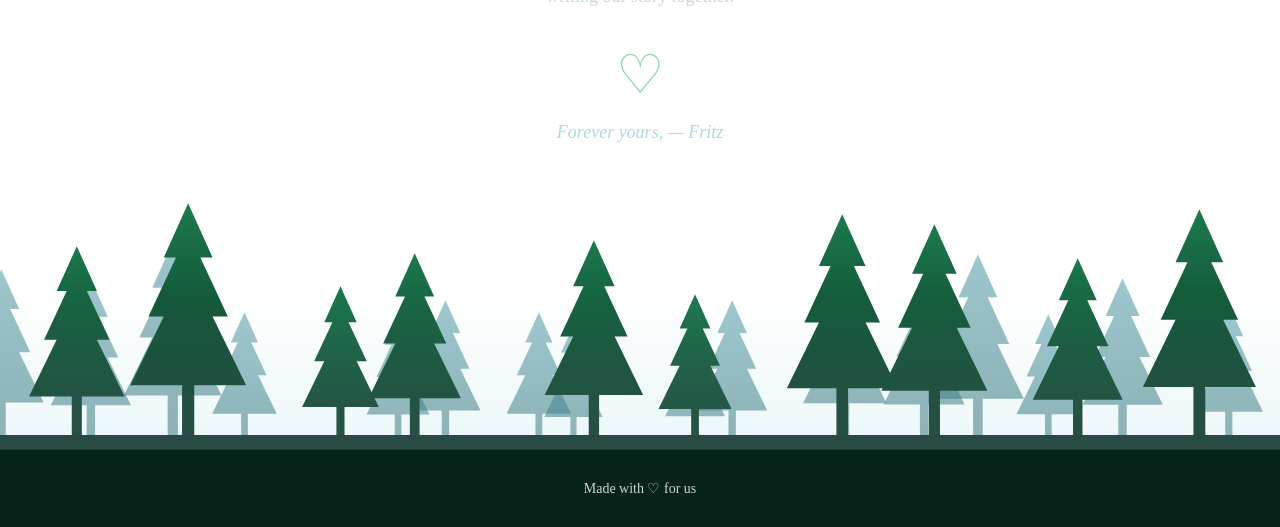
<file: monthsary/monthsary_05.html>
<!DOCTYPE html>
<html lang="en">

<head>

    <meta charset="UTF-8">
    <meta name="viewport" content="width=device-width, initial-scale=1.0">

    <title>Chapter V · Our 5th Monthsary in Baguio ♡</title>

    <link rel="stylesheet" href="../css/main_index.css">
    <!-- Extension stylesheet: scoped to body.baguio, loads last -->
    <link rel="stylesheet" href="../css/monthsary_baguio_css.css">

</head>

<body class="baguio">

    <header class="site-header">

        <div class="logo">
            ♡ Our Forever
        </div>

        <nav class="navigation">
            <a href="../index.html">Home</a>
            <a href="../index.html#monthsaries">Our Chapters</a>
        </nav>

    </header>


    <!-- tall pines along the screen edges -->
    <div class="bg-side bg-side-left" aria-hidden="true">
        <span class="bg-pine bg-pine-back" style="--x:16.5%;--h:289px"></span>
<span class="bg-pine bg-pine-back" style="--x:49.8%;--h:300px"></span>
<span class="bg-pine bg-pine-back" style="--x:85.7%;--h:218px"></span>
        <span class="bg-pine bg-pine-front" style="--x:25.0%;--h:234px"></span>
<span class="bg-pine bg-pine-front" style="--x:76.2%;--h:267px"></span>
    </div>
    <div class="bg-side bg-side-right" aria-hidden="true">
        <span class="bg-pine bg-pine-back" style="--x:14.7%;--h:277px"></span>
<span class="bg-pine bg-pine-back" style="--x:51.4%;--h:277px"></span>
<span class="bg-pine bg-pine-back" style="--x:84.3%;--h:242px"></span>
        <span class="bg-pine bg-pine-front" style="--x:27.8%;--h:217px"></span>
<span class="bg-pine bg-pine-front" style="--x:73.5%;--h:203px"></span>
    </div>


    <main>

        <!-- HERO -->
        <section class="hero">

            <div class="hero-content">

                <p class="small-title">Chapter V</p>

                <h1>Our 5th Monthsary</h1>

                <p class="hero-description">
                    Five months, one cold and beautiful getaway,
                    and still choosing each other every single day.
                </p>

                <p class="bg-place">BAGUIO CITY, PHILIPPINES</p>

            </div>

            <div class="bg-forest" aria-hidden="true">
<span class="bg-pine bg-pine-back" style="--x:4.0%;--h:152px"></span>
<span class="bg-pine bg-pine-back" style="--x:11.1%;--h:165px"></span>
<span class="bg-pine bg-pine-back" style="--x:17.6%;--h:208px"></span>
<span class="bg-pine bg-pine-back" style="--x:24.9%;--h:203px"></span>
<span class="bg-pine bg-pine-back" style="--x:31.0%;--h:187px"></span>
<span class="bg-pine bg-pine-back" style="--x:31.5%;--h:179px"></span>
<span class="bg-pine bg-pine-back" style="--x:42.5%;--h:151px"></span>
<span class="bg-pine bg-pine-back" style="--x:48.0%;--h:126px"></span>
<span class="bg-pine bg-pine-back" style="--x:55.8%;--h:140px"></span>
<span class="bg-pine bg-pine-back" style="--x:57.1%;--h:167px"></span>
<span class="bg-pine bg-pine-back" style="--x:65.6%;--h:151px"></span>
<span class="bg-pine bg-pine-back" style="--x:71.3%;--h:189px"></span>
<span class="bg-pine bg-pine-back" style="--x:75.7%;--h:193px"></span>
<span class="bg-pine bg-pine-back" style="--x:82.9%;--h:121px"></span>
<span class="bg-pine bg-pine-back" style="--x:92.2%;--h:147px"></span>
<span class="bg-pine bg-pine-back" style="--x:96.5%;--h:155px"></span>
<span class="bg-pine bg-pine-front" style="--x:5.0%;--h:184px"></span>
<span class="bg-pine bg-pine-front" style="--x:16.2%;--h:217px"></span>
<span class="bg-pine bg-pine-front" style="--x:26.2%;--h:194px"></span>
<span class="bg-pine bg-pine-front" style="--x:32.9%;--h:198px"></span>
<span class="bg-pine bg-pine-front" style="--x:42.0%;--h:197px"></span>
<span class="bg-pine bg-pine-front" style="--x:55.0%;--h:185px"></span>
<span class="bg-pine bg-pine-front" style="--x:66.1%;--h:253px"></span>
<span class="bg-pine bg-pine-front" style="--x:74.9%;--h:238px"></span>
<span class="bg-pine bg-pine-front" style="--x:87.5%;--h:226px"></span>
<span class="bg-pine bg-pine-front" style="--x:93.4%;--h:221px"></span>
</div>

        </section>


        <!-- INTRO -->
        <section class="bg-section">

            <div class="bg-narrow">

                <p class="small-title">Five Months Together</p>

                <h2>Among the Pines</h2>

                <p>
                    For our fifth monthsary we traded the everyday for the
                    cool mountain air of Baguio. Tall pine trees, quiet
                    mornings, and you beside me. Every place felt a little
                    softer because we saw it together.
                </p>

            </div>

        </section>


        <!-- OUR MOMENTS -->
        <section class="bg-section bg-gallery">

            <p class="small-title">Our Memories</p>

            <h2>Our Baguio Moments</h2>

            <p>Eleven little pieces of our favorite getaway. Tap any photo to see it bigger.</p>

            <!-- SCENE I -->
            <div class="bg-scene">
                <div class="bg-scene-head">
                    <span class="bg-scene-no">I</span>
                    <h3>Above the Clouds</h3>
                    <p>Pine trees, mountain air, and views that made us go quiet.</p>
                </div>
                <figure class="bg-pic is-wide"><button type="button" class="bg-zoom" data-cap="On Top of the World — Pine trees, cool air, and your arms around me. I could stay on this rock forever."><img src="../image/monthsary_5/b2.jpg" alt="On Top of the World" loading="lazy" decoding="async" onerror="this.style.display='none'"></button><figcaption><h3>On Top of the World</h3><p>Pine trees, cool air, and your arms around me. I could stay on this rock forever.</p></figcaption></figure>
                <div class="bg-polaroids">
                    <figure class="bg-pic is-polaroid"><button type="button" class="bg-zoom" data-cap="Caught Looking — Even with the whole view in front of us, I still looked at you."><img src="../image/monthsary_5/b1.jpg" alt="Caught Looking" loading="lazy" decoding="async" onerror="this.style.display='none'"></button><figcaption><h3>Caught Looking</h3><p>Even with the whole view in front of us, I still looked at you.</p></figcaption></figure>
                    <figure class="bg-pic is-polaroid"><button type="button" class="bg-zoom" data-cap="Arms Wide Open — Our whole sky. Thumbs up, heart full."><img src="../image/monthsary_5/b3.jpg" alt="Arms Wide Open" loading="lazy" decoding="async" onerror="this.style.display='none'"></button><figcaption><h3>Arms Wide Open</h3><p>Our whole sky. Thumbs up, heart full.</p></figcaption></figure>
                    <figure class="bg-pic is-polaroid"><button type="button" class="bg-zoom" data-cap="Our Little Bench — Mountains in front of us, you right beside me."><img src="../image/monthsary_5/b9.jpg" alt="Our Little Bench" loading="lazy" decoding="async" onerror="this.style.display='none'"></button><figcaption><h3>Our Little Bench</h3><p>Mountains in front of us, you right beside me.</p></figcaption></figure>
                    <figure class="bg-pic is-polaroid"><button type="button" class="bg-zoom" data-cap="Quiet Moment — No words needed, just the view and us."><img src="../image/monthsary_5/b10.jpg" alt="Quiet Moment" loading="lazy" decoding="async" onerror="this.style.display='none'"></button><figcaption><h3>Quiet Moment</h3><p>No words needed, just the view and us.</p></figcaption></figure>
                </div>
            </div>

            <div class="bg-divider" aria-hidden="true"><i></i><i></i><i></i></div>

            <!-- SCENE II -->
            <div class="bg-scene">
                <div class="bg-scene-head">
                    <span class="bg-scene-no">II</span>
                    <h3>Among the Flowers</h3>
                    <p>Fields of color, and you in the middle of all of it.</p>
                </div>
                <div class="bg-duo">
                    <figure class="bg-pic is-framed"><button type="button" class="bg-zoom" data-cap="Hydrangea Hugs — A whole field of blooms, and you are still the prettiest view."><img src="../image/monthsary_5/b4.jpg" alt="Hydrangea Hugs" loading="lazy" decoding="async" onerror="this.style.display='none'"></button><figcaption><h3>Hydrangea Hugs</h3><p>A whole field of blooms, and you are still the prettiest view.</p></figcaption></figure>
                    <figure class="bg-pic is-framed is-lower"><button type="button" class="bg-zoom" data-cap="Sunshine Rows — Yellow, orange, and your head on my shoulder."><img src="../image/monthsary_5/b8.jpg" alt="Sunshine Rows" loading="lazy" decoding="async" onerror="this.style.display='none'"></button><figcaption><h3>Sunshine Rows</h3><p>Yellow, orange, and your head on my shoulder.</p></figcaption></figure>
                </div>
            </div>

            <div class="bg-divider" aria-hidden="true"><i></i><i></i><i></i></div>

            <!-- SCENE III -->
            <div class="bg-scene">
                <div class="bg-scene-head">
                    <span class="bg-scene-no">III</span>
                    <h3>Mist and Stone</h3>
                    <p>A foggy day, a stone kingdom, and heart hands.</p>
                </div>
                <div class="bg-duo">
                    <figure class="bg-pic is-arch"><button type="button" class="bg-zoom" data-cap="Fog and Heart Hands — We could barely see the view, but I never needed it with you."><img src="../image/monthsary_5/b6.jpg" alt="Fog and Heart Hands" loading="lazy" decoding="async" onerror="this.style.display='none'"></button><figcaption><h3>Fog and Heart Hands</h3><p>We could barely see the view, but I never needed it with you.</p></figcaption></figure>
                    <figure class="bg-pic is-arch is-lower"><button type="button" class="bg-zoom" data-cap="The King&#x27;s Throne — Found our own throne in the mist at the Igorot Stone Kingdom."><img src="../image/monthsary_5/b11.jpg" alt="The King&#x27;s Throne" loading="lazy" decoding="async" onerror="this.style.display='none'"></button><figcaption><h3>The King&#x27;s Throne</h3><p>Found our own throne in the mist at the Igorot Stone Kingdom.</p></figcaption></figure>
                </div>
            </div>

            <div class="bg-divider" aria-hidden="true"><i></i><i></i><i></i></div>

            <!-- SCENE IV -->
            <div class="bg-scene">
                <div class="bg-scene-head">
                    <span class="bg-scene-no">IV</span>
                    <h3>Session Road Nights</h3>
                    <p>When the city lit up, we kept the memories.</p>
                </div>
                <div class="bg-duo">
                    <figure class="bg-pic is-night"><button type="button" class="bg-zoom" data-cap="City Lights — Baguio glowing below us, and you glowing beside me."><img src="../image/monthsary_5/b5.jpg" alt="City Lights" loading="lazy" decoding="async" onerror="this.style.display='none'"></button><figcaption><h3>City Lights</h3><p>Baguio glowing below us, and you glowing beside me.</p></figcaption></figure>
                    <figure class="bg-pic is-strip"><button type="button" class="bg-zoom" data-cap="Four Frames, One Forever — Our Session Road photobooth strips: silly, sweet, and so us."><img src="../image/monthsary_5/b7.jpg" alt="Four Frames, One Forever" loading="lazy" decoding="async" onerror="this.style.display='none'"></button><figcaption><h3>Four Frames, One Forever</h3><p>Our Session Road photobooth strips: silly, sweet, and so us.</p></figcaption></figure>
                </div>
            </div>

        </section>


        <!-- LETTER -->
        <section class="bg-section">

            <p class="small-title">From My Heart</p>

            <h2>A Letter for You</h2>

            <div class="bg-letter">

                <p>My love,</p>

                <p>
                    Happy 5th monthsary to us. ❤️ Five months already, and
                    somehow every month feels like it brought us closer.
                    Spending this one in Baguio, away from the usual noise,
                    reminded me how much I enjoy simply being with you.
                </p>

                <p>
                    Thank you for the laughs, for your patience, and for
                    making even the coldest, most tiring moments feel warm.
                    The pine trees and the mountain air were beautiful, but
                    what I'll remember most is you beside me.
                </p>

                <p>
                    I don't know every place our story will take us, but I
                    know I want to keep walking it with you, one chapter
                    at a time.
                </p>

                <p>Happy 5th Monthsary, my love. I love you. ♡</p>

                <p class="bg-sign">— Fritz</p>

            </div>

        </section>


        <!-- PROMISES -->
        <section class="bg-section">

            <p class="small-title">Our Little Promises</p>

            <h2>Five Months, Five Promises</h2>

            <ol class="bg-promises">

                <li>
                    <span class="bg-num">1</span>
                    <div>
                        <h3>To Keep Choosing You</h3>
                        <p>On easy days and hard ones, I'll keep choosing you and what we have.</p>
                    </div>
                </li>

                <li>
                    <span class="bg-num">2</span>
                    <div>
                        <h3>To Keep Making Memories</h3>
                        <p>More trips, more small moments, more things to smile about someday.</p>
                    </div>
                </li>

                <li>
                    <span class="bg-num">3</span>
                    <div>
                        <h3>To Keep Growing Together</h3>
                        <p>Like the pines, I want us to grow taller, a little every season.</p>
                    </div>
                </li>

                <li>
                    <span class="bg-num">4</span>
                    <div>
                        <h3>To Keep Showing Up</h3>
                        <p>For the big plans and the quiet ordinary days, I'll be there.</p>
                    </div>
                </li>

                <li>
                    <span class="bg-num">5</span>
                    <div>
                        <h3>To Keep Loving You</h3>
                        <p>Most of all, my love, my time, and my heart stay with you.</p>
                    </div>
                </li>

            </ol>

        </section>


        <!-- BOUQUET -->
        <section class="bg-section bg-bouquet-section">

            <p class="small-title">Just For You</p>

            <h2>A Bouquet of Love</h2>

            <p>Sunflowers for the sunshine you bring, roses for my heart.</p>

            <div class="bg-bouquet">

                <span class="bg-stem" style="height:330px;transform:rotate(0.0deg)"></span>
                <span class="bg-stem" style="height:293px;transform:rotate(-15.5deg)"></span>
                <span class="bg-stem" style="height:293px;transform:rotate(15.8deg)"></span>
                <span class="bg-stem" style="height:270px;transform:rotate(-29.3deg)"></span>
                <span class="bg-stem" style="height:270px;transform:rotate(29.3deg)"></span>
                <span class="bg-stem" style="height:221px;transform:rotate(-29.2deg)"></span>
                <span class="bg-stem" style="height:221px;transform:rotate(29.2deg)"></span>
                <span class="bg-stem" style="height:232px;transform:rotate(-10.4deg)"></span>
                <span class="bg-stem" style="height:232px;transform:rotate(10.4deg)"></span>
                <span class="bg-stem" style="height:178px;transform:rotate(0.0deg)"></span>

                <span class="bg-leafy" style="left:44px;top:226px;transform:rotate(-32deg)"></span>
                <span class="bg-leafy" style="left:226px;top:226px;transform:scaleX(-1) rotate(-32deg)"></span>
                <span class="bg-leafy" style="left:90px;top:250px;transform:rotate(-12deg)"></span>
                <span class="bg-leafy" style="left:180px;top:250px;transform:scaleX(-1) rotate(-12deg)"></span>

                <div class="bg-flower bg-radial bg-sun" style="left:170px;top:70px;--d:98px"><i></i><b></b></div>
                <div class="bg-flower bg-radial bg-sun" style="left:92px;top:118px;--d:84px"><i></i><b></b></div>
                <div class="bg-flower bg-radial bg-sun" style="left:250px;top:118px;--d:84px"><i></i><b></b></div>
                <div class="bg-flower bg-radial bg-daisy" style="left:38px;top:165px;--d:44px"><i></i><b></b></div>
                <div class="bg-flower bg-radial bg-daisy" style="left:302px;top:165px;--d:44px"><i></i><b></b></div>
                <div class="bg-flower bg-hydra" style="left:62px;top:207px;--d:56px"></div>
                <div class="bg-flower bg-hydra" style="left:278px;top:207px;--d:56px"></div>
                <div class="bg-flower bg-rose" style="left:128px;top:172px;--d:62px"></div>
                <div class="bg-flower bg-rose" style="left:212px;top:172px;--d:62px"></div>
                <div class="bg-flower bg-rose" style="left:170px;top:222px;--d:58px"></div>

                <div class="bg-wrap"></div>

            </div>


            <!-- CLICKABLE LOVE LETTER -->
            <div class="bg-letter-wrap">

                <button class="bg-envelope-btn" id="bgLetterButton" type="button" aria-expanded="false">

                    <div class="bg-envelope">

                        <div class="bg-env-back"></div>

                        <div class="bg-paper">
                            <p>Kahit anong mangyari, ikaw pa rin ang aking pipiliin sa araw-araw, habang ako ay nabubuhay.</p>
                            <p>Hibi ko,</p>
                            <span>— Zin</span>
                        </div>

                        <div class="bg-env-front"></div>
                        <div class="bg-flap"></div>

                    </div>

                    <span class="bg-hint" id="bgLetterHint">Click the letter ♡</span>

                </button>

            </div>

        </section>


        <!-- CLOSING -->
        <section class="bg-section bg-closing">

            <div class="bg-narrow">

                <p class="small-title">Until The Next Chapter</p>

                <h2>Five Months, and Still Just the Beginning</h2>

                <p>
                    Five months down and so many more waiting for us.
                    Wherever the road goes next, I hope we keep writing
                    our story together.
                </p>

                <div class="bg-heart">♡</div>

                <p class="bg-sig">Forever yours, — Fritz</p>

            </div>

            <div class="bg-forest" aria-hidden="true">
<span class="bg-pine bg-pine-back" style="--x:0.1%;--h:180px"></span>
<span class="bg-pine bg-pine-back" style="--x:7.1%;--h:170px"></span>
<span class="bg-pine bg-pine-back" style="--x:13.5%;--h:207px"></span>
<span class="bg-pine bg-pine-back" style="--x:19.1%;--h:137px"></span>
<span class="bg-pine bg-pine-back" style="--x:31.1%;--h:134px"></span>
<span class="bg-pine bg-pine-back" style="--x:34.8%;--h:149px"></span>
<span class="bg-pine bg-pine-back" style="--x:42.1%;--h:137px"></span>
<span class="bg-pine bg-pine-back" style="--x:44.8%;--h:124px"></span>
<span class="bg-pine bg-pine-back" style="--x:54.3%;--h:127px"></span>
<span class="bg-pine bg-pine-back" style="--x:57.2%;--h:149px"></span>
<span class="bg-pine bg-pine-back" style="--x:66.0%;--h:177px"></span>
<span class="bg-pine bg-pine-back" style="--x:72.2%;--h:172px"></span>
<span class="bg-pine bg-pine-back" style="--x:76.4%;--h:195px"></span>
<span class="bg-pine bg-pine-back" style="--x:81.9%;--h:135px"></span>
<span class="bg-pine bg-pine-back" style="--x:87.7%;--h:171px"></span>
<span class="bg-pine bg-pine-back" style="--x:96.0%;--h:145px"></span>
<span class="bg-pine bg-pine-front" style="--x:6.0%;--h:203px"></span>
<span class="bg-pine bg-pine-front" style="--x:14.7%;--h:246px"></span>
<span class="bg-pine bg-pine-front" style="--x:26.6%;--h:163px"></span>
<span class="bg-pine bg-pine-front" style="--x:32.4%;--h:196px"></span>
<span class="bg-pine bg-pine-front" style="--x:46.4%;--h:209px"></span>
<span class="bg-pine bg-pine-front" style="--x:54.3%;--h:155px"></span>
<span class="bg-pine bg-pine-front" style="--x:65.8%;--h:235px"></span>
<span class="bg-pine bg-pine-front" style="--x:73.0%;--h:225px"></span>
<span class="bg-pine bg-pine-front" style="--x:84.2%;--h:191px"></span>
<span class="bg-pine bg-pine-front" style="--x:93.7%;--h:240px"></span>
</div>

        </section>

    </main>


    <footer class="site-footer">
        <p>Made with ♡ for us</p>
    </footer>

    <script src="../scripting/monthsary_05.js"></script>

</body>

</html>
</file>
<file: css/main_index.css>
/* =========================================
   GENERAL
========================================= */

* {
    margin: 0;
    padding: 0;
    box-sizing: border-box;
}

html {
    scroll-behavior: smooth;
}

body {
    font-family: Georgia, "Times New Roman", serif;
    color: #f8eee5;

    background:
        linear-gradient(
            135deg,
            #3d0b17 0%,
            #691b2b 35%,
            #1d3b2c 70%,
            #0b2419 100%
        );

    min-height: 100vh;
}


/* =========================================
   HEADER
========================================= */

.site-header {
    position: fixed;
    top: 0;
    left: 0;

    width: 100%;
    height: 75px;

    display: flex;
    align-items: center;
    justify-content: space-between;

    padding: 0 7%;

    background: rgba(20, 12, 14, 0.75);

    backdrop-filter: blur(12px);

    border-bottom: 1px solid rgba(255, 255, 255, 0.12);

    z-index: 1000;
}


/* LOGO */

.logo {
    font-size: 22px;
    letter-spacing: 1px;
    color: #f7d9d9;
}


/* NAVIGATION */

.navigation {
    display: flex;
    gap: 30px;
}

.navigation a {
    color: #f5e8df;
    text-decoration: none;

    font-size: 15px;
    letter-spacing: 0.5px;

    transition: 0.3s ease;
}

.navigation a:hover {
    color: #e8b8b8;
}


/* =========================================
   HERO
========================================= */

.hero {
    min-height: 100vh;

    display: flex;
    align-items: center;
    justify-content: center;

    text-align: center;

    padding: 120px 20px 80px;

    background:
        radial-gradient(
            circle at center,
            rgba(122, 28, 47, 0.45),
            transparent 55%
        );
}


.hero-content {
    max-width: 800px;
}


/* SMALL TITLE */

.small-title {
    font-size: 15px;
    letter-spacing: 4px;
    text-transform: uppercase;

    color: #dcb9a5;

    margin-bottom: 20px;
}


/* MAIN TITLE */

.hero h1 {
    font-size: clamp(55px, 9vw, 110px);

    font-weight: normal;

    line-height: 1;

    margin-bottom: 30px;

    color: #fff1e8;

    text-shadow:
        0 5px 30px rgba(0, 0, 0, 0.35);
}


/* DESCRIPTION */

.hero-description {
    max-width: 550px;

    margin: 0 auto 40px;

    font-size: 19px;

    line-height: 1.8;

    color: #eadbd2;
}


/* BUTTON */

.hero-button {
    display: inline-block;

    padding: 14px 30px;

    border: 1px solid rgba(255, 255, 255, 0.35);

    border-radius: 50px;

    color: #fff4ed;

    text-decoration: none;

    transition: 0.3s ease;

    background: rgba(255, 255, 255, 0.08);
}

.hero-button:hover {
    background: rgba(255, 255, 255, 0.18);

    transform: translateY(-3px);
}


/* =========================================
   SECTIONS
========================================= */

.section {
    min-height: 70vh;

    display: flex;
    align-items: center;
    justify-content: center;

    padding: 100px 20px;

    border-top: 1px solid rgba(255, 255, 255, 0.08);
}


.section-content {
    max-width: 800px;

    text-align: center;
}


.section-label {
    text-transform: uppercase;

    letter-spacing: 4px;

    font-size: 13px;

    color: #d9b49d;

    margin-bottom: 15px;
}


.section h2 {
    font-size: 55px;

    font-weight: normal;

    margin-bottom: 25px;
}


.section p {
    font-size: 18px;

    line-height: 1.8;

    color: #ddcfca;
}


/* =========================================
   FOOTER
========================================= */

.site-footer {
    padding: 30px;

    text-align: center;

    border-top: 1px solid rgba(255, 255, 255, 0.1);

    color: #cbb9b1;

    font-size: 14px;
}


/* =========================================
   MOBILE
========================================= */

@media (max-width: 768px) {

    .site-header {
        padding: 0 20px;
    }

    .logo {
        font-size: 18px;
    }

    .navigation {
        display: none;
    }

    .hero h1 {
        font-size: 58px;
    }

    .hero-description {
        font-size: 17px;
    }

    .section h2 {
        font-size: 42px;
    }

}


/* =========================================
   MONTHSARIES
========================================= */

.monthsaries-section {
    padding: 120px 0;

    border-top: 1px solid rgba(255, 255, 255, 0.08);

    overflow: hidden;
}


.monthsaries-heading {
    text-align: center;

    padding: 0 30px;

    margin-bottom: 55px;
}


.monthsaries-heading h2 {
    font-size: 55px;

    font-weight: normal;

    margin-bottom: 20px;
}


.monthsaries-heading > p:last-child {
    font-size: 17px;

    color: #ddcfca;
}


/* =========================================
   HORIZONTAL SCROLL
========================================= */

.monthsary-scroll {

    display: flex;

    gap: 25px;

    overflow-x: auto;

    overflow-y: hidden;

    padding: 20px 7% 35px;

    scroll-behavior: smooth;

    scroll-snap-type: x mandatory;

    scrollbar-width: thin;
}


/* Prevent page from becoming horizontally scrollable */

.monthsary-scroll::-webkit-scrollbar {
    height: 7px;
}


.monthsary-scroll::-webkit-scrollbar-track {
    background: rgba(255, 255, 255, 0.05);
}


.monthsary-scroll::-webkit-scrollbar-thumb {
    background: rgba(255, 220, 210, 0.35);

    border-radius: 20px;
}


/* =========================================
   MONTH CARD
========================================= */

.monthsary-card {

    position: relative;

    flex: 0 0 310px;

    min-height: 390px;

    padding: 35px;

    display: flex;

    flex-direction: column;

    justify-content: flex-end;

    text-decoration: none;

    color: #f8eee5;

    border: 1px solid rgba(255, 230, 220, 0.22);

    border-radius: 8px;

    background:
        linear-gradient(
            145deg,
            rgba(105, 27, 43, 0.72),
            rgba(20, 54, 39, 0.72)
        );

    backdrop-filter: blur(10px);

    scroll-snap-align: start;

    transition:
        transform 0.4s ease,
        border-color 0.4s ease,
        background 0.4s ease;
}


.monthsary-card:hover {

    transform: translateY(-10px);

    border-color: rgba(255, 220, 210, 0.65);

    background:
        linear-gradient(
            145deg,
            rgba(130, 32, 52, 0.85),
            rgba(24, 67, 47, 0.85)
        );
}


/* =========================================
   ROMAN NUMBER
========================================= */

.monthsary-number {

    position: absolute;

    top: 25px;
    right: 30px;

    font-size: 70px;

    font-family: Georgia, serif;

    color: rgba(255, 235, 225, 0.12);

    line-height: 1;
}


/* =========================================
   CARD CONTENT
========================================= */

.monthsary-card-content span {

    display: block;

    margin-bottom: 10px;

    font-size: 12px;

    text-transform: uppercase;

    letter-spacing: 3px;

    color: #d9b49d;
}


.monthsary-card-content h3 {

    font-size: 32px;

    font-weight: normal;

    margin-bottom: 12px;
}


.monthsary-card-content p {

    color: #d8cbc5;

    font-size: 15px;
}


/* =========================================
   CURRENT MONTH
========================================= */

.current-month {

    border-color: rgba(235, 184, 184, 0.65);

    background:
        linear-gradient(
            145deg,
            rgba(126, 28, 49, 0.85),
            rgba(24, 70, 48, 0.85)
        );
}


.current-badge {

    position: absolute;

    top: 25px;
    left: 30px;

    padding: 7px 12px;

    border: 1px solid rgba(255, 220, 210, 0.3);

    border-radius: 30px;

    font-size: 10px;

    text-transform: uppercase;

    letter-spacing: 1px;

    color: #f1d5cb;

    background: rgba(0, 0, 0, 0.15);
}

.monthsaries-heading h2 {
    font-size: 42px;
}

.monthsary-card {
    flex-basis: 280px;

    min-height: 350px;
}
</file>
<file: css/monthsary_css.css>
/* =========================
   MONTHSARY CHAPTER INTRO
   ========================= */

.chapter-intro {
    max-width: 850px;
    margin: 0 auto;
    padding: 110px 30px;
    text-align: center;
}

.chapter-intro .small-title {
    margin-bottom: 18px;
    font-size: 12px;
    text-transform: uppercase;
    letter-spacing: 4px;
    color: #d9b49d;
}

.chapter-intro h2 {
    margin-bottom: 25px;
    font-family: Georgia, serif;
    font-size: 52px;
    font-weight: normal;
    color: #f8eee5;
}

.chapter-intro > p:last-child {
    max-width: 680px;
    margin: 0 auto;
    color: #d8cbc5;
    font-size: 17px;
    line-height: 1.9;
}

/* =========================
   OUR MOMENTS
   ========================= */

.moments-section {
    padding: 100px 7%;
    border-top: 1px solid rgba(255, 255, 255, 0.08);
}

.moments-heading {
    text-align: center;
    margin-bottom: 55px;
}

.moments-heading .small-title {
    margin-bottom: 18px;
    font-size: 12px;
    text-transform: uppercase;
    letter-spacing: 4px;
    color: #d9b49d;
}

.moments-heading h2 {
    margin-bottom: 18px;
    font-family: Georgia, serif;
    font-size: 52px;
    font-weight: normal;
    color: #f8eee5;
}

.moments-heading > p:last-child {
    color: #d8cbc5;
    font-size: 16px;
}


/* PHOTO GRID */

.moments-grid {
    max-width: 1100px;
    margin: 0 auto;

    display: grid;
    grid-template-columns: repeat(3, 1fr);
    gap: 25px;
}


/* PHOTO CARD */

.moment-card {
    overflow: hidden;

    border: 1px solid rgba(255, 230, 220, 0.18);
    border-radius: 8px;

    background: rgba(20, 35, 28, 0.45);

    transition:
        transform 0.4s ease,
        border-color 0.4s ease;
}

.moment-card:hover {
    transform: translateY(-8px);
    border-color: rgba(255, 220, 210, 0.55);
}


/* PHOTO PLACEHOLDER */

.moment-placeholder {
    height: 330px;

    display: flex;
    align-items: center;
    justify-content: center;

    background:
        linear-gradient(
            145deg,
            rgba(105, 27, 43, 0.65),
            rgba(20, 54, 39, 0.65)
        );

    color: rgba(255, 235, 225, 0.45);

    font-family: Georgia, serif;
    font-size: 20px;
}


/* CAPTION */

.moment-caption {
    padding: 25px;
}

.moment-caption h3 {
    margin-bottom: 10px;

    font-family: Georgia, serif;
    font-size: 24px;
    font-weight: normal;

    color: #f8eee5;
}

.moment-caption p {
    color: #cfc2bc;
    font-size: 14px;
    line-height: 1.7;
}


/* MOBILE */

@media (max-width: 800px) {

    .moments-section {
        padding: 80px 25px;
    }

    .moments-heading h2 {
        font-size: 42px;
    }

    .moments-grid {
        grid-template-columns: 1fr;
    }

    .moment-placeholder {
        height: 300px;
    }

}

/* =========================
   MOMENT PHOTO
   ========================= */

.moment-photo {
    width: 100%;
    height: 330px;
    overflow: hidden;
}

.moment-photo img {
    width: 100%;
    height: 100%;
    object-fit: cover;
    display: block;
}

/* =========================
   LETTER SECTION
   ========================= */

.letter-section {
    padding: 120px 30px;
    border-top: 1px solid rgba(255, 255, 255, 0.08);
}

.letter-heading {
    text-align: center;
    margin-bottom: 55px;
}

.letter-heading .small-title {
    margin-bottom: 18px;
    font-size: 12px;
    text-transform: uppercase;
    letter-spacing: 4px;
    color: #d9b49d;
}

.letter-heading h2 {
    font-family: Georgia, serif;
    font-size: 52px;
    font-weight: normal;
    color: #f8eee5;
}


/* LETTER CARD */

.letter-card {
    max-width: 760px;
    margin: 0 auto;
    padding: 55px 60px;

    border: 1px solid rgba(255, 220, 210, 0.25);
    border-radius: 8px;

    background:
        linear-gradient(
            145deg,
            rgba(105, 27, 43, 0.55),
            rgba(20, 54, 39, 0.55)
        );

    backdrop-filter: blur(12px);

    box-shadow:
        0 20px 60px rgba(0, 0, 0, 0.25);
}


/* LETTER TEXT */

.letter-card p {
    margin-bottom: 25px;

    color: #e2d6d0;
    font-family: Georgia, serif;
    font-size: 17px;
    line-height: 2;
}

.letter-card p:first-child {
    color: #f1d5cb;
    font-size: 21px;
}

.letter-card p:last-of-type {
    margin-bottom: 0;
}


/* SIGNATURE */

.letter-signature {
    margin-top: 35px;

    text-align: right;

    color: #d9b49d !important;
    font-size: 20px !important;
    font-style: italic;
}


/* MOBILE */

@media (max-width: 700px) {

    .letter-section {
        padding: 90px 20px;
    }

    .letter-heading h2 {
        font-size: 42px;
    }

    .letter-card {
        padding: 40px 30px;
    }

    .letter-card p {
        font-size: 16px;
    }

}

/* =========================
   FOUR MONTHS, FOUR PROMISES
   ========================= */

.promises-section {
    padding: 120px 30px;
    border-top: 1px solid rgba(255, 255, 255, 0.08);
}

.promises-heading {
    text-align: center;
    max-width: 700px;
    margin: 0 auto 60px;
}

.promises-heading .small-title {
    margin-bottom: 18px;
    font-size: 12px;
    text-transform: uppercase;
    letter-spacing: 4px;
    color: #d9b49d;
}

.promises-heading h2 {
    margin-bottom: 20px;

    font-family: Georgia, serif;
    font-size: 52px;
    font-weight: normal;
    color: #f8eee5;
}

.promises-heading p:last-child {
    color: #cfc2bc;
    font-size: 16px;
    line-height: 1.8;
}


/* PROMISE CARDS */

.promises-grid {
    max-width: 1100px;
    margin: 0 auto;

    display: grid;
    grid-template-columns: repeat(2, 1fr);
    gap: 25px;
}

.promise-card {
    position: relative;

    padding: 45px 40px;

    border: 1px solid rgba(255, 220, 210, 0.18);
    border-radius: 8px;

    background:
        linear-gradient(
            145deg,
            rgba(105, 27, 43, 0.35),
            rgba(20, 54, 39, 0.35)
        );

    backdrop-filter: blur(10px);

    transition:
        transform 0.3s ease,
        border-color 0.3s ease;
}

.promise-card:hover {
    transform: translateY(-6px);
    border-color: rgba(255, 220, 210, 0.35);
}


/* NUMBER */

.promise-number {
    display: block;

    margin-bottom: 22px;

    color: #d9b49d;

    font-family: Georgia, serif;
    font-size: 14px;
    letter-spacing: 3px;
}


/* TITLE */

.promise-card h3 {
    margin-bottom: 15px;

    font-family: Georgia, serif;
    font-size: 25px;
    font-weight: normal;

    color: #f1ddd4;
}


/* DESCRIPTION */

.promise-card p {
    margin: 0;

    color: #d1c5bf;

    font-size: 15px;
    line-height: 1.9;
}


/* MOBILE */

@media (max-width: 700px) {

    .promises-section {
        padding: 90px 20px;
    }

    .promises-heading h2 {
        font-size: 42px;
    }

    .promises-grid {
        grid-template-columns: 1fr;
        gap: 20px;
    }

    .promise-card {
        padding: 35px 30px;
    }

}

/* =========================
   CHAPTER CLOSING
   ========================= */

.chapter-closing {
    padding: 140px 30px;
    text-align: center;

    border-top: 1px solid rgba(255, 255, 255, 0.08);
}

.chapter-closing .small-title {
    margin-bottom: 22px;

    font-size: 12px;
    text-transform: uppercase;
    letter-spacing: 4px;

    color: #d9b49d;
}

.chapter-closing h2 {
    max-width: 800px;
    margin: 0 auto 25px;

    font-family: Georgia, serif;
    font-size: 56px;
    font-weight: normal;

    color: #f8eee5;
}

.chapter-closing > p:not(.small-title):not(.closing-signature) {
    max-width: 600px;
    margin: 0 auto;

    color: #d1c5bf;

    font-size: 16px;
    line-height: 1.9;
}


/* HEART */

.closing-heart {
    margin: 45px 0 25px;

    color: #d9b49d;

    font-family: Georgia, serif;
    font-size: 38px;

    animation: closingHeart 2.5s ease-in-out infinite;
}

@keyframes closingHeart {

    0%,
    100% {
        transform: scale(1);
        opacity: 0.8;
    }

    50% {
        transform: scale(1.12);
        opacity: 1;
    }

}


/* SIGNATURE */

.closing-signature {
    margin-top: 0;

    color: #d9b49d !important;

    font-family: Georgia, serif;
    font-size: 18px !important;
    font-style: italic;
}


/* MOBILE */

@media (max-width: 700px) {

    .chapter-closing {
        padding: 100px 20px;
    }

    .chapter-closing h2 {
        font-size: 42px;
    }

    .chapter-closing > p:not(.small-title):not(.closing-signature) {
        font-size: 15px;
    }

}

/* =========================
   ELEGANT BOTANICAL DESIGN
   CSS ONLY — NO EMOJIS
   ========================= */

/* --------------------------------
   BOTANICAL SECTIONS
   -------------------------------- */

.chapter-intro,
.moments-section,
.letter-section,
.promises-section,
.chapter-closing {
    position: relative;
    overflow: hidden;
}


/* --------------------------------
   DECORATIVE VINES
   -------------------------------- */

.chapter-intro::before,
.moments-section::before,
.letter-section::before,
.promises-section::before,
.chapter-closing::before {

    content: "";

    position: absolute;

    width: 180px;
    height: 300px;

    left: -65px;
    top: 20px;

    border-right: 2px solid rgba(120, 150, 115, 0.55);
    border-radius: 0 100% 100% 0;

    transform: rotate(-12deg);

    pointer-events: none;
}


/* RIGHT VINE */

.chapter-intro::after,
.moments-section::after,
.letter-section::after,
.promises-section::after,
.chapter-closing::after {

    content: "";

    position: absolute;

    width: 180px;
    height: 300px;

    right: -65px;
    bottom: 20px;

    border-left: 2px solid rgba(120, 150, 115, 0.55);
    border-radius: 100% 0 0 100%;

    transform: rotate(-12deg);

    pointer-events: none;
}


/* --------------------------------
   FLORAL ORNAMENT UNDER HEADINGS
   -------------------------------- */

.chapter-intro h2::after,
.moments-heading h2::after,
.letter-heading h2::after,
.promises-heading h2::after {

    content: "";

    display: block;

    width: 100px;
    height: 2px;

    margin: 25px auto 0;

    background: rgba(217, 180, 157, 0.65);

    position: relative;
}


/* SMALL FLOWER IN CENTER */

.chapter-intro h2,
.moments-heading h2,
.letter-heading h2,
.promises-heading h2 {

    position: relative;
}

.chapter-intro h2::before,
.moments-heading h2::before,
.letter-heading h2::before,
.promises-heading h2::before {

    content: "";

    position: absolute;

    width: 12px;
    height: 12px;

    left: 50%;
    bottom: -30px;

    transform: translateX(-50%) rotate(45deg);

    border: 1px solid rgba(217, 180, 157, 0.75);

    background: transparent;

    z-index: 2;
}


/* --------------------------------
   LEAF SHAPES
   -------------------------------- */

.moment-card::before,
.promise-card::before {

    content: "";

    position: absolute;

    width: 28px;
    height: 14px;

    border: 2px solid rgba(120, 150, 115, 0.75);

    border-radius: 100% 0 100% 0;

    transform: rotate(-35deg);

    z-index: 5;

    pointer-events: none;
}


/* SECOND LEAF */

.moment-card::after,
.promise-card::after {

    content: "";

    position: absolute;

    width: 25px;
    height: 13px;

    border: 2px solid rgba(120, 150, 115, 0.65);

    border-radius: 0 100% 0 100%;

    z-index: 5;

    pointer-events: none;
}


/* MOMENT CARD POSITIONS */

.moment-card::before {
    top: 15px;
    left: 15px;
}

.moment-card::after {
    top: 32px;
    left: 8px;
}


/* PROMISE CARD POSITIONS */

.promise-card::before {
    top: 18px;
    right: 18px;
}

.promise-card::after {
    top: 35px;
    right: 10px;
}


/* --------------------------------
   LETTER CARD FLORAL CORNERS
   -------------------------------- */

.letter-card::before {

    content: "";

    position: absolute;

    width: 75px;
    height: 75px;

    top: -35px;
    right: -35px;

    border: 1px solid rgba(217, 180, 157, 0.35);

    border-radius: 50%;

    box-shadow:
        -18px 18px 0 -8px transparent,
        -35px 35px 0 -18px rgba(120, 150, 115, 0.45);

    pointer-events: none;
}


.letter-card::after {

    content: "";

    position: absolute;

    width: 55px;
    height: 120px;

    left: -25px;
    bottom: -35px;

    border-left: 2px solid rgba(120, 150, 115, 0.5);

    border-radius: 100%;

    transform: rotate(-25deg);

    pointer-events: none;
}


/* --------------------------------
   PROMISE CARD DECORATION
   -------------------------------- */

.promise-card {

    transition:
        transform 0.35s ease,
        border-color 0.35s ease,
        box-shadow 0.35s ease;
}

.promise-card:hover {

    transform: translateY(-7px);

    border-color: rgba(217, 180, 157, 0.45);

    box-shadow:
        0 15px 45px rgba(0, 0, 0, 0.2);
}


/* --------------------------------
   CLOSING SECTION
   -------------------------------- */

.chapter-closing::before {

    width: 240px;
    height: 360px;

    left: -100px;
    top: 50%;

    border-right: 2px solid rgba(120, 150, 115, 0.6);

    transform:
        translateY(-50%)
        rotate(-18deg);

    border-radius: 0 100% 100% 0;
}


.chapter-closing::after {

    width: 240px;
    height: 360px;

    right: -100px;
    bottom: auto;
    top: 50%;

    border-left: 2px solid rgba(120, 150, 115, 0.6);

    transform:
        translateY(-50%)
        rotate(18deg);

    border-radius: 100% 0 0 100%;
}


/* --------------------------------
   CLOSING HEART
   -------------------------------- */

.closing-heart {

    position: relative;

    font-size: 38px;

    color: #d9b49d;
}


/* FLORAL LINES BESIDE HEART */

.closing-heart::before,
.closing-heart::after {

    content: "";

    position: absolute;

    top: 50%;

    width: 90px;
    height: 1px;

    background: rgba(217, 180, 157, 0.55);
}


.closing-heart::before {

    right: calc(50% + 35px);
}


.closing-heart::after {

    left: calc(50% + 35px);
}


/* --------------------------------
   SUBTLE BOTANICAL BACKGROUND
   -------------------------------- */

.moments-section,
.letter-section,
.promises-section,
.chapter-closing {

    background-image:
        radial-gradient(
            circle at 8% 15%,
            rgba(120, 150, 115, 0.10),
            transparent 160px
        ),
        radial-gradient(
            circle at 92% 85%,
            rgba(120, 150, 115, 0.08),
            transparent 180px
        );
}


/* --------------------------------
   MOBILE
   -------------------------------- */

@media (max-width: 700px) {

    .chapter-intro::before,
    .moments-section::before,
    .letter-section::before,
    .promises-section::before {

        width: 120px;
        height: 220px;

        left: -65px;
    }


    .chapter-intro::after,
    .moments-section::after,
    .letter-section::after,
    .promises-section::after {

        width: 120px;
        height: 220px;

        right: -65px;
    }


    .chapter-closing::before,
    .chapter-closing::after {

        width: 150px;
        height: 250px;
    }


    .closing-heart::before,
    .closing-heart::after {

        width: 45px;
    }

}

/* =========================
   TULIP GARDEN DECORATIONS
   ========================= */

.tulip-decoration {
    position: absolute;
    z-index: 3;

    width: 170px;
    height: 150px;

    pointer-events: none;
}


/* TULIP FLOWER */

.tulip {
    position: absolute;

    display: block;

    width: 28px;
    height: 35px;

    border: 2px solid rgba(217, 180, 157, 0.75);

    border-radius:
        50% 50% 45% 45% /
        65% 65% 35% 35%;

    background:
        linear-gradient(
            135deg,
            rgba(217, 180, 157, 0.20),
            rgba(105, 27, 43, 0.20)
        );

    transform-origin: bottom center;
}


/* TULIP PETAL LINES */

.tulip::before {
    content: "";

    position: absolute;

    left: 50%;
    bottom: 0;

    width: 2px;
    height: 22px;

    background: rgba(217, 180, 157, 0.45);

    transform: translateX(-50%);
}


/* STEM */

.tulip::after {
    content: "";

    position: absolute;

    left: 50%;
    top: 32px;

    width: 2px;
    height: 80px;

    background: rgba(120, 150, 115, 0.75);

    transform: translateX(-50%);
}


/* LEAVES */

.tulip-one {
    left: 15px;
    top: 20px;

    transform: rotate(-12deg);
}

.tulip-two {
    left: 65px;
    top: 5px;

    transform: scale(1.15);
}

.tulip-three {
    left: 115px;
    top: 25px;

    transform: rotate(12deg);
}


/* LEAF ON EACH TULIP */

.tulip-decoration .tulip {
    box-shadow:
        -15px 55px 0 -8px
        rgba(120, 150, 115, 0.65),
        15px 70px 0 -9px
        rgba(120, 150, 115, 0.55);
}


/* TOP LEFT */

.tulip-top-left {
    top: 170px;
    left: 10px;

    transform: rotate(-8deg);
}


/* TOP RIGHT */

.tulip-top-right {
    top: 500px;
    right: 5px;

    transform:
        rotate(8deg)
        scaleX(-1);
}


/* BOTTOM LEFT */

.tulip-bottom-left {
    top: 1100px;
    left: 5px;

    transform:
        rotate(-12deg)
        scale(0.85);
}


/* BOTTOM RIGHT */

.tulip-bottom-right {
    top: 1650px;
    right: 5px;

    transform:
        rotate(10deg)
        scaleX(-1)
        scale(0.9);
}


/* ADDITIONAL FLOWER ORNAMENTS */

.chapter-intro .small-title,
.moments-heading .small-title,
.letter-heading .small-title,
.promises-heading .small-title {

    position: relative;
}


/* FLORAL DOTS */

.chapter-intro .small-title::before,
.chapter-intro .small-title::after,
.moments-heading .small-title::before,
.moments-heading .small-title::after,
.letter-heading .small-title::before,
.letter-heading .small-title::after,
.promises-heading .small-title::before,
.promises-heading .small-title::after {

    content: "";

    display: inline-block;

    width: 7px;
    height: 7px;

    margin: 0 12px;

    border: 1px solid rgba(217, 180, 157, 0.8);

    border-radius: 50%;

    transform: rotate(45deg);
}


/* MOBILE */

@media (max-width: 700px) {

    .tulip-decoration {
        transform: scale(0.7);
        opacity: 0.75;
    }

    .tulip-top-left {
        left: -40px;
    }

    .tulip-top-right {
        right: -40px;
    }

    .tulip-bottom-left {
        left: -45px;
    }

    .tulip-bottom-right {
        right: -45px;
    }

}

/* =========================
   PREVENT HORIZONTAL SCROLL
   ========================= */

html,
body {
    overflow-x: hidden;
}

main {
    position: relative;
    overflow-x: hidden;
}

/* =========================
   TULIP BOUQUET SECTION
   ========================= */

.bouquet-section {
    position: relative;
    overflow: hidden;

    padding: 130px 30px 150px;

    text-align: center;

    border-top: 1px solid rgba(255, 255, 255, 0.08);

    background:
        radial-gradient(
            circle at 50% 75%,
            rgba(105, 27, 43, 0.20),
            transparent 380px
        );
}


/* =========================
   BOUQUET HEADING
   ========================= */

.bouquet-heading {
    position: relative;
    z-index: 10;

    max-width: 700px;

    margin: 0 auto 40px;
}

.bouquet-heading .small-title {
    margin-bottom: 18px;

    color: #d9b49d;

    font-size: 12px;
    text-transform: uppercase;
    letter-spacing: 4px;
}

.bouquet-heading h2 {
    margin-bottom: 18px;

    font-family: Georgia, serif;
    font-size: 54px;
    font-weight: normal;

    color: #f8eee5;
}

.bouquet-heading p:last-child {
    color: #d1c5bf;

    font-size: 16px;
    line-height: 1.8;
}


/* =========================
   BOUQUET
   ========================= */

.bouquet {
    position: relative;

    width: 520px;
    height: 560px;

    margin: 0 auto;
}


/* =========================
   STEMS
   ========================= */

.bouquet-stems {
    position: absolute;

    left: 50%;
    bottom: 105px;

    width: 300px;
    height: 360px;

    transform: translateX(-50%);

    z-index: 2;
}

.stem {
    position: absolute;

    bottom: 0;

    left: 50%;

    width: 5px;
    height: 330px;

    background:
        linear-gradient(
            to right,
            #315c3d,
            #52794d,
            #294c35
        );

    border-radius: 100%;

    transform-origin: bottom center;

    box-shadow:
        2px 0 5px rgba(0, 0, 0, 0.18);
}


/* Individual stems */

.stem-1 {
    transform: translateX(-50%) rotate(-28deg);
    height: 300px;
}

.stem-2 {
    transform: translateX(-50%) rotate(-18deg);
    height: 350px;
}

.stem-3 {
    transform: translateX(-50%) rotate(-9deg);
    height: 380px;
}

.stem-4 {
    transform: translateX(-50%);
    height: 400px;
}

.stem-5 {
    transform: translateX(-50%) rotate(9deg);
    height: 375px;
}

.stem-6 {
    transform: translateX(-50%) rotate(19deg);
    height: 345px;
}

.stem-7 {
    transform: translateX(-50%) rotate(29deg);
    height: 295px;
}


/* =========================
   STATIC TULIP FLOWERS
   ========================= */

.tulip-flower {
    position: absolute;

    z-index: 5;

    width: 78px;
    height: 82px;

    background:
        linear-gradient(
            105deg,
            #6d1022 0%,
            #a51f37 35%,
            #c9364b 58%,
            #8c1429 100%
        );

    border-radius:
        48% 48% 42% 42% /
        65% 65% 38% 38%;

    box-shadow:
        inset 8px 8px 12px rgba(255, 255, 255, 0.10),
        inset -10px -12px 15px rgba(55, 0, 10, 0.22),
        0 8px 20px rgba(0, 0, 0, 0.20);

    transform-origin: bottom center;
}



/* Tulip center crease */

.tulip-flower::before {
    content: "";

    position: absolute;

    left: 50%;
    top: 8px;

    width: 3px;
    height: 65px;

    background: rgba(255, 210, 210, 0.16);

    border-radius: 100%;

    transform: translateX(-50%);
}


/* Tulip bottom */

.tulip-flower::after {
    content: "";

    position: absolute;

    left: 50%;
    bottom: -8px;

    width: 18px;
    height: 20px;

    background: #477047;

    clip-path: polygon(
        50% 100%,
        0 0,
        50% 35%,
        100% 0
    );

    transform: translateX(-50%);
}


/* =========================
   FLOWER POSITIONS
   ========================= */

/* =========================
   ALIGNED TULIP ARRANGEMENT
   ========================= */

.tulip-1 {
    left: 221px;
    top: 35px;

    transform: scale(1.15);
}

.tulip-2 {
    left: 173px;
    top: 70px;

    transform: rotate(-8deg) scale(1.08);
}

.tulip-3 {
    left: 268px;
    top: 70px;

    transform: rotate(8deg) scale(1.08);
}

.tulip-4 {
    left: 104px;
    top: 150px;

    transform: rotate(-15deg);
}

.tulip-5 {
    left: 345px;
    top: 150px;

    transform: rotate(15deg);
}

.tulip-6 {
    left: 136px;
    top: 110px;

    transform: rotate(-15deg) scale(0.92);
}

.tulip-7 {
    left: 309px;
    top: 115px;

    transform: rotate(15deg) scale(0.92);
}

.tulip-8 {
    left: 186px;
    top: 155px;

    transform: rotate(-12deg) scale(0.92);
}

.tulip-9 {
    left: 256px;
    top: 155px;

    transform: rotate(8deg) scale(0.92);
}


/* =========================
   TULIP ANIMATION
   ========================= */

@keyframes tulipSway {

    0%,
    100% {
        margin-left: 0;
        transform-origin: bottom center;
    }

    50% {
        margin-left: 4px;
    }

}


/* =========================
   LEAVES
   ========================= */

.bouquet-leaves {
    position: absolute;

    left: 50%;
    bottom: 105px;

    width: 360px;
    height: 330px;

    transform: translateX(-50%);

    z-index: 3;
}

.leaf {
    position: absolute;

    width: 32px;
    height: 95px;

    background:
        linear-gradient(
            135deg,
            #254c32,
            #47754c
        );

    border-radius:
        100% 0 100% 0;

    box-shadow:
        inset 4px 4px 8px rgba(255, 255, 255, 0.08);
}


/* Leaf positions */

.leaf-1 {
    left: 20px;
    bottom: 60px;

    transform: rotate(-45deg);
}

.leaf-2 {
    left: 75px;
    bottom: 115px;

    transform: rotate(-65deg);
}

.leaf-3 {
    left: 120px;
    bottom: 45px;

    transform: rotate(-25deg);
}

.leaf-4 {
    right: 20px;
    bottom: 60px;

    transform: scaleX(-1) rotate(-45deg);
}

.leaf-5 {
    right: 75px;
    bottom: 115px;

    transform: scaleX(-1) rotate(-65deg);
}

.leaf-6 {
    right: 120px;
    bottom: 45px;

    transform: scaleX(-1) rotate(-25deg);
}


/* =========================
   BOUQUET WRAPPING
   ========================= */

.bouquet-wrap {
    position: absolute;

    z-index: 8;

    left: 50%;
    bottom: 20px;

    width: 250px;
    height: 150px;

    transform: translateX(-50%);

    clip-path: polygon(
        15% 0,
        85% 0,
        100% 100%,
        0 100%
    );

    background:
        linear-gradient(
            135deg,
            #ead8cb,
            #c9aa9a 45%,
            #f0dfd5
        );

    box-shadow:
        0 20px 35px rgba(0, 0, 0, 0.25);
}


/* Wrapping folds */

.bouquet-wrap::before,
.bouquet-wrap::after {

    content: "";

    position: absolute;

    top: 0;

    width: 2px;
    height: 100%;

    background: rgba(100, 55, 55, 0.18);
}

.bouquet-wrap::before {
    left: 32%;
    transform: rotate(10deg);
}

.bouquet-wrap::after {
    right: 32%;
    transform: rotate(-10deg);
}


/* =========================
   BOUQUET RIBBON
   ========================= */

.bouquet-wrap span {

    position: absolute;

    left: 50%;

    bottom: 30px;

    width: 75px;
    height: 18px;

    border-radius: 50%;

    background: #8d2436;

    transform: translateX(-50%);
}

.bouquet-wrap span:nth-child(2) {
    transform:
        translateX(-82%)
        rotate(28deg);

    width: 70px;
}

.bouquet-wrap span:nth-child(3) {
    transform:
        translateX(-18%)
        rotate(-28deg);

    width: 70px;
}


/* =========================
   MOBILE
   ========================= */

@media (max-width: 700px) {

    .bouquet-section {
        padding: 100px 20px 120px;
    }

    .bouquet-heading h2 {
        font-size: 42px;
    }

    .bouquet {
        width: 360px;
        height: 500px;

        transform: scale(0.82);
        transform-origin: top center;

        margin-bottom: -70px;
    }

}

 /* =========================
   CLICKABLE LOVE LETTER
   ========================= */

.love-letter-container {
    display: flex;
    justify-content: center;
    margin-top: -40px;
    position: relative;
    z-index: 20;
}

.love-letter {
    position: relative;
    padding: 0;
    border: none;
    background: transparent;
    cursor: pointer;
    font-family: Georgia, serif;
    outline: none;
}

.letter-envelope {
    position: relative;
    width: 300px;
    height: 200px;
    perspective: 900px;
    filter: drop-shadow(0 18px 30px rgba(0, 0, 0, 0.30));
}

/* Envelope body */

.envelope-back {
    position: absolute;
    inset: 0;
    background: linear-gradient(
        145deg,
        #ead8cb,
        #c9aa9a
    );
    border-radius: 6px;
    box-shadow:
        inset 0 0 20px rgba(255,255,255,0.18);
}

/* Letter paper */

.letter-paper {
    position: absolute;
    left: 25px;
    bottom: 15px;

    width: 250px;
    height: 165px;

    padding: 25px 20px;
    box-sizing: border-box;

    background: #f7eee5;
    color: #691b2b;

    text-align: center;

    box-shadow:
        0 8px 20px rgba(0,0,0,0.18);

    transform: translateY(10px);

    opacity: 0;
       visibility: hidden;

    transition:
        transform 0.8s cubic-bezier(0.22, 1, 0.36, 1);

    z-index: 2;
}

.letter-paper p {
    margin: 0 0 8px;

    font-family: Georgia, serif;
    font-size: 17px;
    line-height: 1.3;
}

.letter-paper span {
    display: block;

    margin-top: 12px;

    color: #8d2436;

    font-size: 14px;
    font-style: italic;
}

/* Envelope front */

.envelope-front {
    position: absolute;

    left: 0;
    bottom: 0;

    width: 0;
    height: 0;

    border-left: 150px solid transparent;
    border-right: 150px solid transparent;
    border-bottom: 105px solid #d4b9aa;

    z-index: 4;
}

/* Envelope flap */

.envelope-flap {
    position: absolute;

    top: 0;
    left: 0;

    width: 0;
    height: 0;

    border-left: 150px solid transparent;
    border-right: 150px solid transparent;
    border-top: 110px solid #b98f83;

    transform-origin: top center;

    transition:
        transform 0.7s ease;

    z-index: 5;
}

/* Heart on envelope */

.envelope-front::after {
    content: "♡";

    position: absolute;

    left: 50%;
    top: 38px;

    transform: translateX(-50%);

    color: #8d2436;

    font-size: 30px;

    font-family: Georgia, serif;
}

/* Hover */

.love-letter:hover {
    transform: translateY(-5px);
}

.love-letter {
    transition:
        transform 0.3s ease;
}

/* =========================
   OPEN STATE
   ========================= */

.love-letter.open .letter-paper {
    transform: translateY(-115px);
    opacity: 1;
    visibility: visible;
    z-index: 6;
}

.love-letter.open .envelope-flap {
    transform: rotateX(180deg);
    z-index: 1;
}

/* Click hint */

.letter-hint {
    display: block;

    margin-top: 25px;

    color: #d9b49d;

    font-size: 12px;

    letter-spacing: 2px;

    text-transform: uppercase;

    transition:
        opacity 0.3s ease;
}

.love-letter.open .letter-hint {
    opacity: 0.65;
}


/* =========================
   MOBILE
   ========================= */

@media (max-width: 700px) {

    .letter-envelope {
        width: 240px;
        height: 160px;
    }

    .letter-paper {
        left: 20px;

        width: 200px;
        height: 135px;

        padding: 20px 15px;
    }

    .envelope-front {
        border-left-width: 120px;
        border-right-width: 120px;
        border-bottom-width: 82px;
    }

    .envelope-flap {
        border-left-width: 120px;
        border-right-width: 120px;
        border-top-width: 85px;
    }

}
</file>
<file: css/monthsary_baguio_css.css>
/* =========================================================
   CHAPTER V — BAGUIO  (extension stylesheet)
   Everything is scoped to  body.baguio  and uses the  bg-
   prefix, so it can never override your original pages.
   Load AFTER main_index.css.
========================================================= */

.baguio {
    --bg-mist: #a8dbe6;
    --bg-sky: #5aa9cc;
    --bg-leaf: #7fcf9a;
    --bg-text: #eaf6f1;
    --bg-soft: #c3dcd8;
    --bg-ink: #16403f;

    color: var(--bg-text);
    background: linear-gradient(165deg, #0a2d41 0%, #0f4f5d 34%, #15563c 72%, #06231a 100%);
    background-attachment: fixed;
}

/* ---------- header (blue-green glass) ---------- */
.baguio .site-header { background: rgba(6, 30, 40, 0.72); border-bottom-color: rgba(168, 219, 230, 0.18); }
.baguio .logo { color: var(--bg-mist); }
.baguio .navigation a { color: #e3f3ee; }
.baguio .navigation a:hover { color: var(--bg-leaf); }
.baguio .site-footer { color: var(--bg-soft); border-top-color: rgba(168, 219, 230, 0.15); position: relative; z-index: 1; background: #06231a; }

.baguio main { position: relative; }

/* ---------- hero ---------- */
.baguio .hero {
    position: relative;
    overflow: hidden;
    background:
        radial-gradient(ellipse at 50% 28%, rgba(90, 169, 204, 0.38), transparent 60%),
        radial-gradient(circle at 50% 100%, rgba(20, 88, 58, 0.6), transparent 55%);
}
.baguio .hero-content { position: relative; z-index: 2; padding-bottom: 150px; }
.baguio .small-title { color: var(--bg-mist); }
.baguio .hero h1 { color: #f2fbf7; text-shadow: 0 6px 34px rgba(3, 20, 30, 0.55); }
.baguio .hero-description { color: var(--bg-soft); }
.baguio .bg-place { margin-top: 26px; font-size: 14px; letter-spacing: 3px; color: var(--bg-leaf); }

/* ---------- generic sections ---------- */
.baguio .bg-section {
    position: relative;
    z-index: 1;
    padding: 110px 7%;
    text-align: center;
    border-top: 1px solid rgba(168, 219, 230, 0.12);
}
.baguio .bg-narrow { max-width: 760px; margin: 0 auto; }
.baguio .bg-section h2 { font-size: 46px; font-weight: normal; margin: 6px 0 22px; color: #f2fbf7; }
.baguio .bg-section p { font-size: 18px; line-height: 1.85; color: var(--bg-soft); }

/* ---------- PINE TREES (pure CSS) ---------- */
.baguio .bg-pine {
    position: absolute;
    bottom: 0;
    left: var(--x);
    height: var(--h);
    width: calc(var(--h) * 0.62);
    transform: translateX(-50%);
    clip-path: polygon(50% 0, 66% 22%, 58% 22%, 76% 46%, 66% 46%, 88% 74%, 54% 74%, 54% 100%,
                       46% 100%, 46% 74%, 12% 74%, 34% 46%, 24% 46%, 42% 22%, 34% 22%);
}
.baguio .bg-pine-back  { background: linear-gradient(180deg, #4d9aa6, #1f5d63); opacity: 0.55; }
.baguio .bg-pine-front { background: linear-gradient(180deg, #1c7a4e, #06261a); }

.baguio .bg-forest {
    position: absolute;
    left: 0; right: 0; bottom: 0;
    height: 260px;
    pointer-events: none;
    z-index: 1;
    overflow: hidden;
}
.baguio .bg-forest::after {            /* ground */
    content: "";
    position: absolute;
    left: 0; right: 0; bottom: 0;
    height: 14px;
    background: #06261a;
}
.baguio .bg-forest::before {           /* mountain mist */
    content: "";
    position: absolute;
    left: 0; right: 0; bottom: 0;
    height: 60%;
    background: linear-gradient(0deg, rgba(168, 219, 230, 0.22), transparent);
    z-index: 2;
}

/* tall pines along the screen edges (desktop only) */
.baguio .bg-side {
    position: fixed;
    bottom: 0;
    width: 150px;
    height: 320px;
    opacity: 0.3;
    pointer-events: none;
    z-index: 0;
}
.baguio .bg-side-left  { left: 0; }
.baguio .bg-side-right { right: 0; }

/* ---------- moments (photo frames) ---------- */
.baguio .bg-moments {
    display: flex;
    flex-wrap: wrap;
    justify-content: center;
    gap: 42px;
    max-width: 1100px;
    margin: 55px auto 0;
}
.baguio .bg-frame {
    width: 280px;
    padding: 14px 14px 22px;
    background: rgba(238, 248, 244, 0.95);
    color: var(--bg-ink);
    border-radius: 3px;
    box-shadow: 0 18px 40px rgba(2, 16, 24, 0.45);
    transform: rotate(-2.2deg);
}
.baguio .bg-frame:nth-child(2) { transform: rotate(1.6deg); margin-top: 30px; }
.baguio .bg-frame:nth-child(3) { transform: rotate(-1deg); }
.baguio .bg-photo {
    position: relative;
    aspect-ratio: 4 / 5;
    overflow: hidden;
    display: grid;
    place-items: center;
    background: linear-gradient(160deg, #9bd0df, #5fae8a);
    color: rgba(255, 255, 255, 0.85);
    font-size: 14px;
}
.baguio .bg-photo::before { content: "Baguio photo ♡"; }
.baguio .bg-photo img { position: absolute; inset: 0; width: 100%; height: 100%; object-fit: cover; }
.baguio .bg-frame h3 { font-size: 22px; font-weight: normal; margin: 16px 0 6px; }
.baguio .bg-section .bg-frame p { font-size: 15px; line-height: 1.6; color: #3d6560; }

/* ---------- letter ---------- */
.baguio .bg-letter {
    max-width: 720px;
    margin: 50px auto 0;
    padding: 56px 52px;
    text-align: left;
    background: linear-gradient(180deg, rgba(236, 247, 242, 0.96), rgba(214, 236, 232, 0.96));
    border-left: 5px solid var(--bg-leaf);
    border-radius: 4px;
    box-shadow: 0 24px 50px rgba(2, 16, 24, 0.45);
}
.baguio .bg-section .bg-letter p { font-size: 18px; line-height: 1.95; margin-bottom: 20px; color: #1d4a47; }
.baguio .bg-section .bg-letter .bg-sign { text-align: right; font-style: italic; font-size: 22px; margin: 28px 0 0; }

/* ---------- promises ---------- */
.baguio .bg-promises { list-style: none; max-width: 760px; margin: 50px auto 0; text-align: left; }
.baguio .bg-promises li {
    display: grid;
    grid-template-columns: 84px 1fr;
    gap: 20px;
    padding: 28px 0;
    border-top: 1px solid rgba(168, 219, 230, 0.22);
}
.baguio .bg-promises li:last-child { border-bottom: 1px solid rgba(168, 219, 230, 0.22); }
.baguio .bg-num { font-size: 54px; line-height: 1; color: rgba(168, 219, 230, 0.55); }
.baguio .bg-promises h3 { font-size: 24px; font-weight: normal; margin-bottom: 8px; color: #f2fbf7; }
.baguio .bg-section .bg-promises p { font-size: 16px; line-height: 1.75; }

/* ---------- bouquet: sunflowers, roses, daisies, hydrangeas ---------- */
.baguio .bg-bouquet { position: relative; width: 340px; height: 420px; margin: 60px auto 0; }
.baguio .bg-stem {
    position: absolute;
    left: 50%; bottom: 20px;
    width: 4px; margin-left: -2px;
    border-radius: 2px;
    background: linear-gradient(#4aa76a, #1f6a3d);
    transform-origin: 50% 100%;
}
.baguio .bg-leafy {
    position: absolute;
    width: 70px; height: 26px;
    border-radius: 0 100% 0 100%;
    background: linear-gradient(90deg, #2f8a53, #5fbc7e);
}
.baguio .bg-flower { position: absolute; width: var(--d); height: var(--d); margin: calc(var(--d) / -2) 0 0 calc(var(--d) / -2); isolation: isolate; filter: drop-shadow(0 3px 5px rgba(0, 0, 0, 0.3)); }

/* radial petal flowers (sunflower + daisy) */
.baguio .bg-radial { --petal: #f7b928; --core: #5b3414; }
.baguio .bg-daisy  { --petal: #fbfdfc; --core: #f2c230; }
.baguio .bg-radial i { position: absolute; inset: 0; }
.baguio .bg-radial::before, .baguio .bg-radial::after,
.baguio .bg-radial i::before, .baguio .bg-radial i::after {
    content: "";
    position: absolute;
    left: 0; top: 31%;
    width: 100%; height: 38%;
    border-radius: 50%;
    background: var(--petal);
    box-shadow: inset 0 0 0 1px rgba(120, 70, 0, 0.12);
    z-index: 1;
}
.baguio .bg-radial::after    { transform: rotate(45deg); }
.baguio .bg-radial i::before { transform: rotate(90deg); }
.baguio .bg-radial i::after  { transform: rotate(135deg); }
.baguio .bg-radial b {
    position: absolute; inset: 27%;
    border-radius: 50%;
    z-index: 2;
    background: radial-gradient(circle, #8a5a1e 0 16%, var(--core) 17% 100%);
}

/* rose */
.baguio .bg-rose {
    border-radius: 50%;
    background: radial-gradient(circle, #6e0b27 0 10%, #9c1237 11% 20%, #c4204c 21% 34%, #a3173f 35% 44%, #d9395f 45% 60%, #b21c47 61% 76%, #e2587a 77% 100%);
    box-shadow: inset -6px -8px 14px rgba(70, 0, 20, 0.45);
}
.baguio .bg-rose::before, .baguio .bg-rose::after {
    content: "";
    position: absolute;
    border-radius: 50%;
    border: 2px solid rgba(255, 190, 205, 0.55);
    border-bottom-color: transparent;
    border-left-color: transparent;
}
.baguio .bg-rose::before { inset: 18%; transform: rotate(25deg); }
.baguio .bg-rose::after  { inset: 36%; transform: rotate(-50deg); }

/* blue hydrangea (matches the blue-green theme) */
.baguio .bg-hydra {
    border-radius: 50%;
    background:
        radial-gradient(circle at 28% 30%, #a9c8ff 0 13%, transparent 14%),
        radial-gradient(circle at 68% 26%, #8bb4f5 0 14%, transparent 15%),
        radial-gradient(circle at 48% 52%, #b7d0ff 0 15%, transparent 16%),
        radial-gradient(circle at 24% 70%, #7ea4ea 0 14%, transparent 15%),
        radial-gradient(circle at 74% 68%, #a0c0fb 0 15%, transparent 16%),
        radial-gradient(circle at 50% 84%, #8fb0f0 0 12%, transparent 13%),
        radial-gradient(circle, #5f86d6, #4a6fc0);
}

/* wrapping paper */
.baguio .bg-wrap {
    position: absolute;
    left: 50%; bottom: 0;
    width: 250px; height: 170px; margin-left: -125px;
    z-index: 5;
    background: linear-gradient(160deg, #d3ecf1, #8cc6d8 55%, #5aa9cc);
    clip-path: polygon(0 0, 100% 0, 62% 100%, 38% 100%);
}
.baguio .bg-wrap::after {
    content: "";
    position: absolute;
    left: 0; right: 0; top: 42%;
    height: 16px;
    background: var(--bg-leaf);
}

/* ---------- clickable love letter ---------- */
.baguio .bg-letter-wrap { margin-top: 30px; }
.baguio .bg-envelope-btn { background: none; border: 0; color: inherit; font: inherit; cursor: pointer; padding: 160px 20px 0; }
.baguio .bg-envelope-btn:focus-visible { outline: 2px solid var(--bg-mist); outline-offset: 6px; }
.baguio .bg-envelope { position: relative; width: 320px; max-width: 100%; height: 200px; margin: 0 auto; }
.baguio .bg-env-back { position: absolute; inset: 0; border-radius: 6px; background: #3f8fb8; }
.baguio .bg-paper {
    position: absolute;
    left: 26px; right: 26px; 
    height: 160px;
    padding: 16px 12px;
    z-index: 2;
    border-radius: 4px;
    background: #fbfdf9;
    color: var(--bg-ink);
    font-size: 15px;
    line-height: 1.5;
    transition: transform 0.7s ease 0.25s;
}
.baguio .bg-paper p { margin-bottom: 6px; }
.baguio .bg-section .bg-paper p { font-size: 15px; line-height: 1.5; color: var(--bg-ink); margin-bottom: 8px; }
.baguio .bg-paper span { display: block; text-align: right; padding-right: 8px; font-style: italic; }
.baguio .bg-env-front {
    position: absolute; inset: 0;
    z-index: 3;
    border-radius: 6px;
    background: linear-gradient(180deg, #4d9fc6, #2f7da6);
    clip-path: polygon(0 0, 50% 52%, 100% 0, 100% 100%, 0 100%);
}
.baguio .bg-flap {
    position: absolute;
    left: 0; right: 0; top: 0;
    height: 52%;
    z-index: 4;
    background: #2f7da6;
    clip-path: polygon(0 0, 100% 0, 50% 100%);
    transform-origin: top;
    transition: transform 0.6s ease, z-index 0s 0.3s;
}
.baguio .bg-envelope-btn.open .bg-flap  { transform: rotateX(180deg); z-index: 1; }
.baguio .bg-envelope-btn.open .bg-paper { transform: translateY(-165px); }
.baguio .bg-hint { display: block; margin-top: 26px; font-size: 15px; color: var(--bg-mist); }

/* ---------- closing ---------- */
.baguio .bg-closing { padding-bottom: 300px; overflow: hidden; }
.baguio .bg-heart { font-size: 54px; margin: 30px 0 10px; color: #8fd8ad; }
.baguio .bg-section .bg-sig { font-style: italic; color: var(--bg-mist); }
.baguio .bg-bouquet-section { padding-bottom: 130px; }

/* ---------- responsive + motion ---------- */
@media (max-width: 900px) {
    .baguio .bg-side { display: none; }
}
@media (max-width: 700px) {
    .baguio .bg-section { padding: 80px 22px; }
    .baguio .bg-section h2 { font-size: 34px; }
    .baguio .bg-letter { padding: 36px 26px; }
    .baguio .bg-promises li { grid-template-columns: 56px 1fr; gap: 14px; }
    .baguio .bg-num { font-size: 38px; }
    .baguio .bg-forest { height: 190px; }
    .baguio .bg-bouquet { transform: scale(0.88); margin-bottom: -40px; }
}
@media (prefers-reduced-motion: reduce) {
    .baguio .bg-paper, .baguio .bg-flap { transition: none; }
}

/* =========================================================
   GALLERY: 11 photos in 4 scenes, each with its own format
========================================================= */
.baguio .bg-scene { max-width: 1080px; margin: 80px auto 0; }
.baguio .bg-divider + .bg-scene { margin-top: 50px; }
.baguio .bg-scene-head { margin-bottom: 36px; }
.baguio .bg-scene-no { display: block; font-size: 64px; line-height: 1; color: rgba(168, 219, 230, 0.35); }
.baguio .bg-section .bg-scene-head h3 { font-size: 30px; font-weight: normal; color: #f2fbf7; margin: 4px 0 8px; }
.baguio .bg-section .bg-scene-head p { font-size: 16px; max-width: 520px; margin: 0 auto; }

.baguio .bg-pic { position: relative; margin: 0; }
.baguio .bg-zoom {
    position: relative; display: block; width: 100%; padding: 0; border: 0;
    aspect-ratio: 4 / 5; overflow: hidden; cursor: zoom-in; color: inherit;
    background: linear-gradient(160deg, #9bd0df, #5fae8a);
}
.baguio .bg-zoom::before { content: "Baguio photo ♡"; position: absolute; inset: 0; display: grid; place-items: center; font-size: 14px; color: rgba(255, 255, 255, 0.85); }
.baguio .bg-zoom img { position: absolute; inset: 0; width: 100%; height: 100%; object-fit: cover; transition: transform 0.6s ease; }
.baguio .bg-zoom:hover img { transform: scale(1.04); }
.baguio .bg-pic figcaption h3 { font-size: 21px; font-weight: normal; margin: 14px 0 4px; }
.baguio .bg-section .bg-pic figcaption p { font-size: 15px; line-height: 1.6; margin: 0; }

/* wide banner */
.baguio .is-wide .bg-zoom { aspect-ratio: 16 / 9; border-radius: 6px; box-shadow: 0 0 0 1px rgba(168, 219, 230, 0.35), 0 26px 60px rgba(2, 16, 24, 0.55); }
.baguio .is-wide img { object-position: center 40%; }
.baguio .is-wide figcaption { position: absolute; left: 0; right: 0; bottom: 0; padding: 80px 32px 24px; text-align: left; pointer-events: none; border-radius: 0 0 6px 6px; background: linear-gradient(0deg, rgba(4, 26, 34, 0.9), transparent); }
.baguio .is-wide figcaption h3 { font-size: 26px; margin: 0 0 4px; }

/* taped polaroids */
.baguio .bg-polaroids { display: flex; flex-wrap: wrap; justify-content: center; gap: 34px; margin-top: 62px; }
.baguio .is-polaroid { width: 230px; padding: 12px 12px 20px; text-align: left; color: var(--bg-ink); background: rgba(238, 248, 244, 0.96); box-shadow: 0 16px 36px rgba(2, 16, 24, 0.45); transform: rotate(-3deg); }
.baguio .is-polaroid:nth-child(2) { transform: rotate(2.2deg); margin-top: 22px; }
.baguio .is-polaroid:nth-child(3) { transform: rotate(-1.4deg); }
.baguio .is-polaroid:nth-child(4) { transform: rotate(2.8deg); margin-top: 16px; }
.baguio .is-polaroid::before { content: ""; position: absolute; z-index: 2; top: -12px; left: 50%; width: 84px; height: 24px; margin-left: -42px; background: rgba(168, 219, 230, 0.6); transform: rotate(-3deg); }
.baguio .bg-section .is-polaroid figcaption p { color: #3d6560; font-size: 14px; }

/* two-up layouts */
.baguio .bg-duo { display: grid; grid-template-columns: repeat(2, minmax(0, 1fr)); gap: 36px; max-width: 820px; margin: 0 auto; align-items: start; }
.baguio .is-lower { margin-top: 70px; }

.baguio .is-framed { padding: 12px; border: 1px solid rgba(168, 219, 230, 0.45); background: rgba(6, 34, 44, 0.45); box-shadow: 0 20px 44px rgba(2, 16, 24, 0.45); transform: rotate(-1.6deg); }
.baguio .is-framed.is-lower { transform: rotate(1.4deg); }
.baguio .is-framed .bg-zoom { outline: 1px solid rgba(255, 255, 255, 0.4); outline-offset: -8px; }
.baguio .is-framed figcaption { padding: 0 4px 6px; }

.baguio .is-arch .bg-zoom { aspect-ratio: 3 / 4; border: 6px solid rgba(238, 248, 244, 0.92); border-radius: 999px 999px 10px 10px; box-shadow: 0 0 0 1px rgba(168, 219, 230, 0.4), 0 22px 48px rgba(2, 16, 24, 0.5); }
.baguio .is-arch img { object-position: center 62%; }

.baguio .is-night .bg-zoom { aspect-ratio: 3 / 4; border-radius: 4px; box-shadow: 0 0 0 1px rgba(90, 169, 204, 0.6), 0 0 50px rgba(90, 169, 204, 0.45); }
.baguio .is-night img { object-position: center 72%; }
.baguio .is-strip { margin-top: 46px; padding: 12px 12px 8px; color: #5b2a2a; text-align: left; background: linear-gradient(160deg, #f6eddc, #e8d9bc); border: 2px dashed rgba(122, 28, 47, 0.5); box-shadow: 0 18px 40px rgba(2, 16, 24, 0.5); transform: rotate(2.4deg); }
.baguio .is-strip .bg-zoom { aspect-ratio: 3 / 4; }
.baguio .bg-section .is-strip figcaption p { color: #6d4a3a; }

/* pine divider between scenes */
.baguio .bg-divider { display: flex; align-items: flex-end; justify-content: center; gap: 10px; height: 40px; margin-top: 80px; }
.baguio .bg-divider i { display: block; width: 20px; height: 34px; background: linear-gradient(180deg, #7fcf9a, #1c7a4e); clip-path: polygon(50% 0, 66% 22%, 58% 22%, 76% 46%, 66% 46%, 88% 74%, 54% 74%, 54% 100%, 46% 100%, 46% 74%, 12% 74%, 34% 46%, 24% 46%, 42% 22%, 34% 22%); }
.baguio .bg-divider i:nth-child(2) { width: 26px; height: 40px; }

/* click-to-enlarge */
.baguio .bg-lightbox { position: fixed; inset: 0; z-index: 2000; display: none; flex-direction: column; align-items: center; justify-content: center; padding: 30px; cursor: zoom-out; background: rgba(3, 18, 26, 0.94); }
.baguio .bg-lightbox.open { display: flex; }
.baguio .bg-lightbox img { max-width: 92vw; max-height: 80vh; border-radius: 4px; box-shadow: 0 20px 60px rgba(0, 0, 0, 0.6); }
.baguio .bg-lightbox p { max-width: 560px; margin-top: 18px; text-align: center; font-size: 17px; line-height: 1.6; color: var(--bg-soft); }
.baguio .bg-lightbox button { position: absolute; top: 18px; right: 22px; background: none; border: 0; font-size: 36px; color: #fff; cursor: pointer; }

@media (max-width: 700px) {
    .baguio .bg-duo { grid-template-columns: 1fr; gap: 40px; max-width: 360px; }
    .baguio .is-lower, .baguio .is-strip { margin-top: 0; }
    .baguio .bg-polaroids { gap: 24px 14px; }
    .baguio .is-polaroid { width: calc(50% - 10px); padding: 8px 8px 14px; }
    .baguio .is-polaroid figcaption h3 { font-size: 16px; }
    .baguio .bg-section .is-polaroid figcaption p { display: none; }
    .baguio .is-wide .bg-zoom { aspect-ratio: 4 / 3; }
    .baguio .is-wide figcaption { padding: 60px 18px 16px; }
    .baguio .is-wide figcaption h3 { font-size: 20px; }
    .baguio .is-wide figcaption p { display: none; }
}
@media (prefers-reduced-motion: reduce) {
    .baguio .bg-zoom img { transition: none; }
    .baguio .bg-zoom:hover img { transform: none; }
}
</file>
